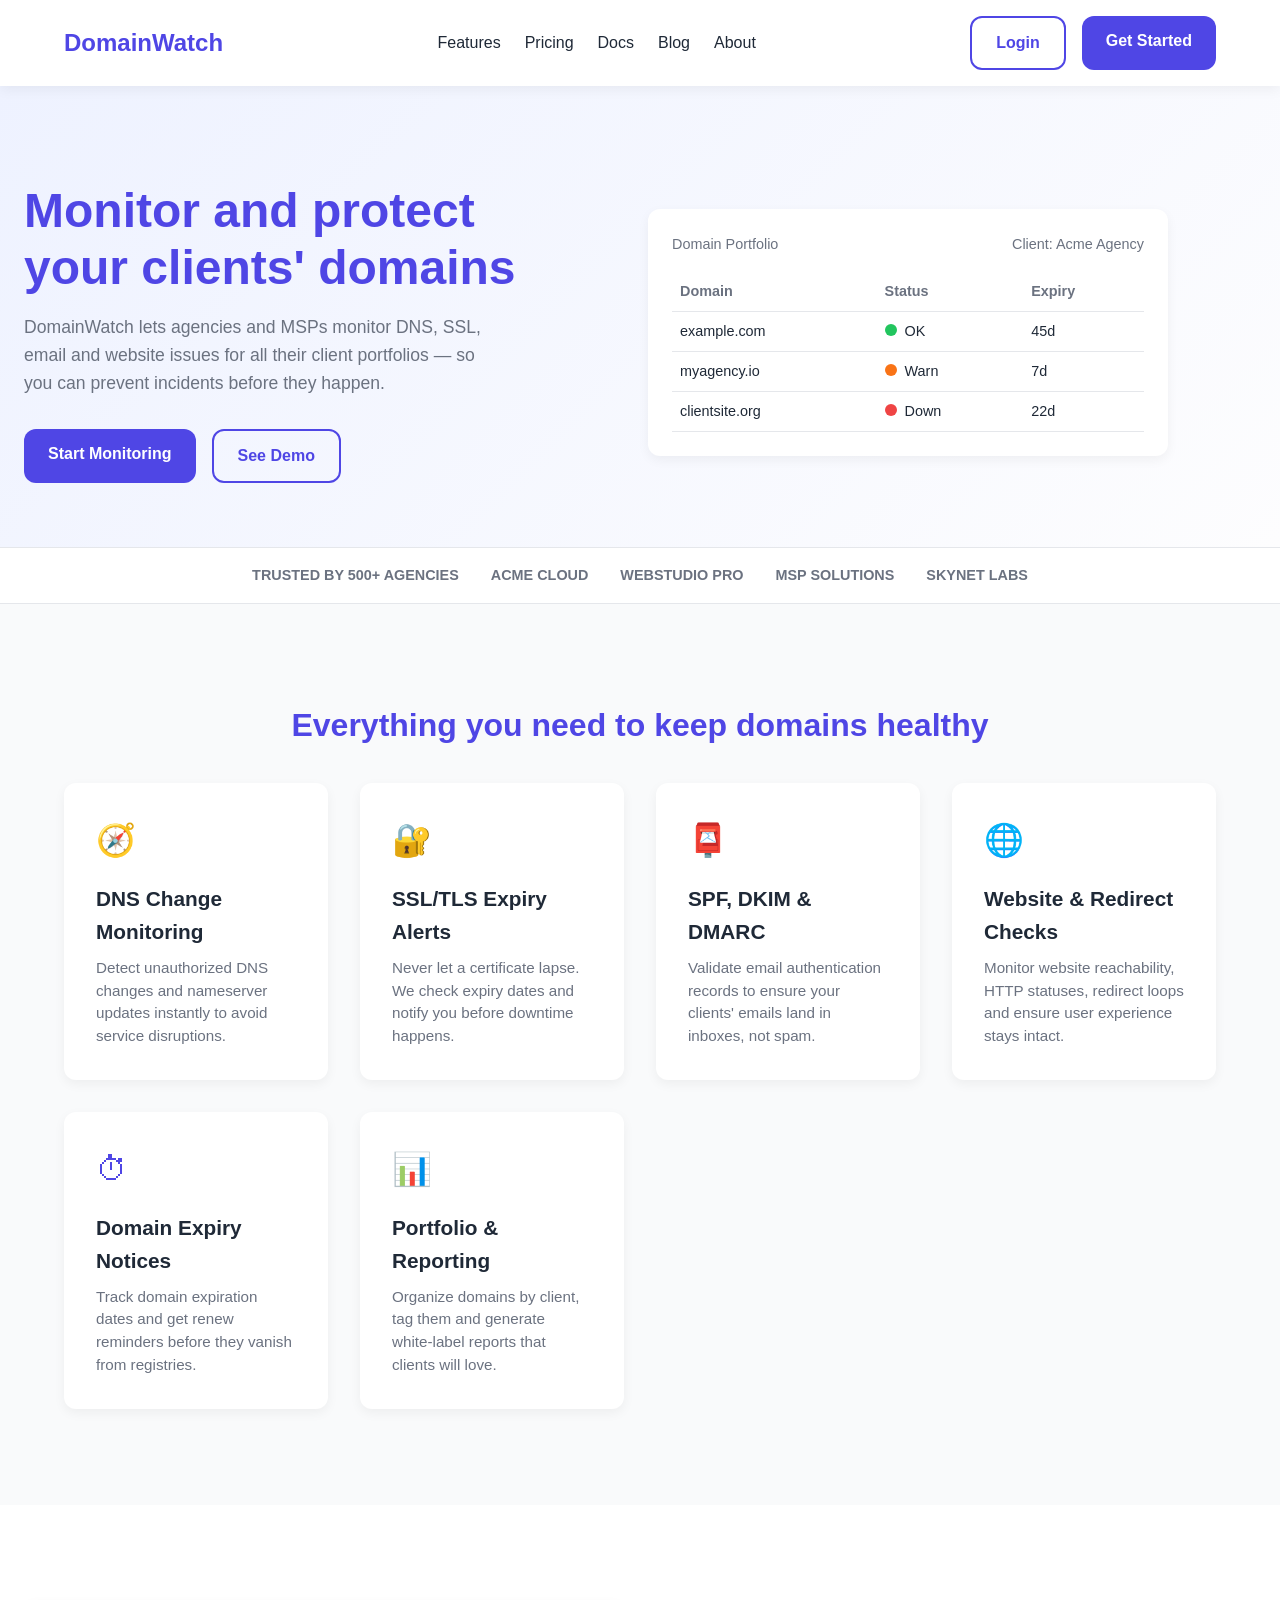
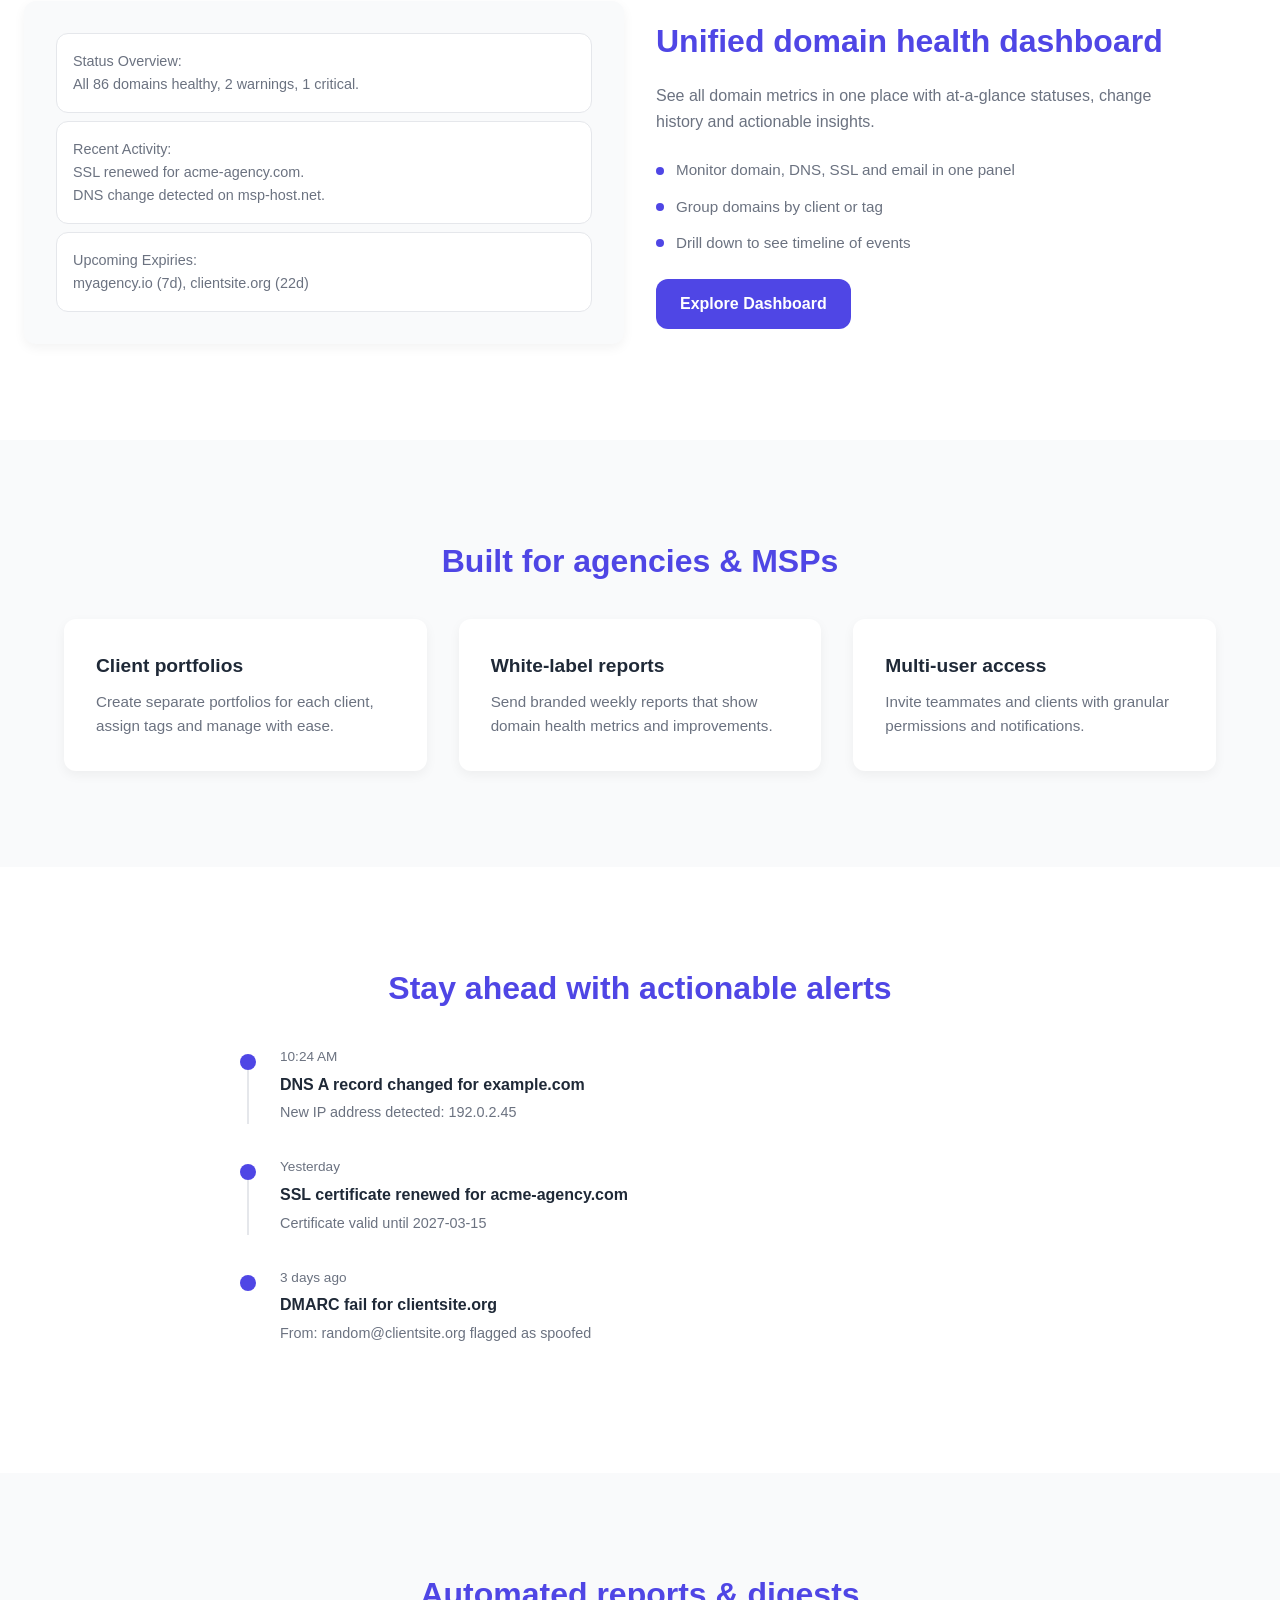
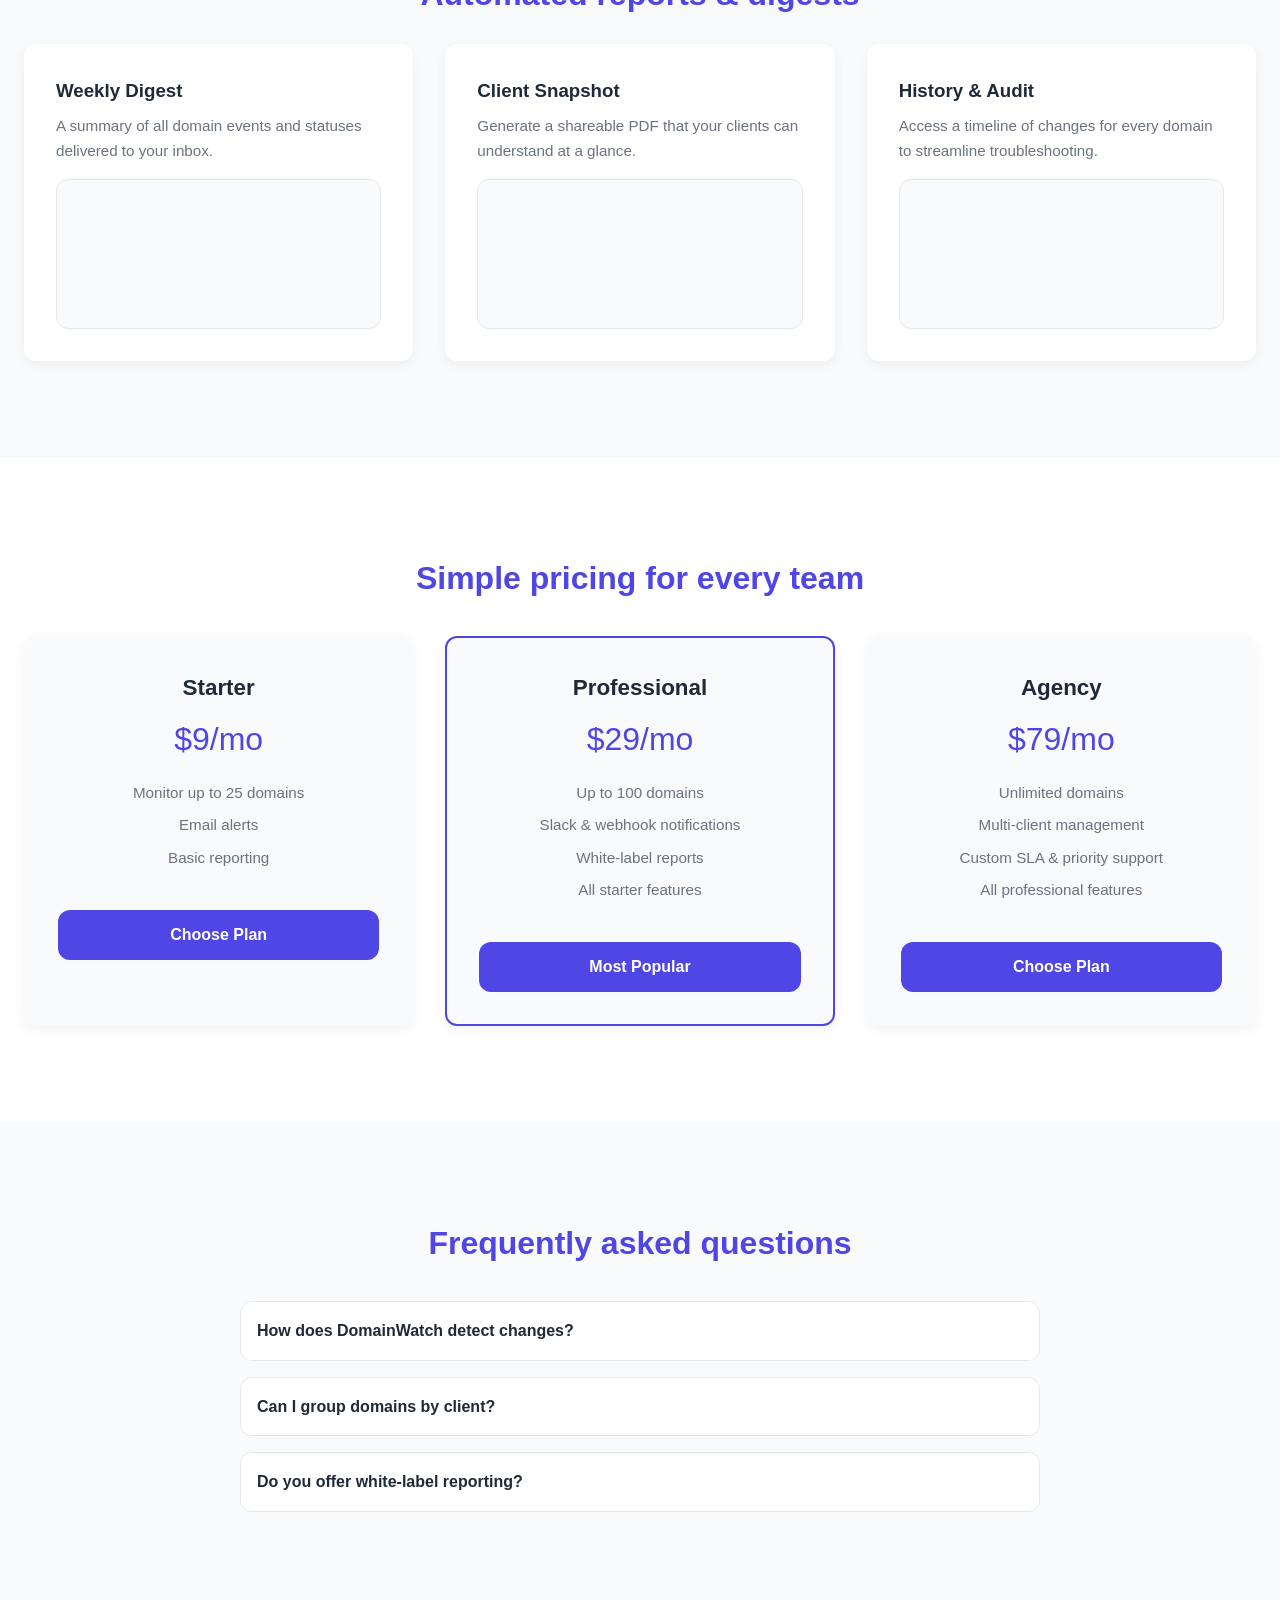
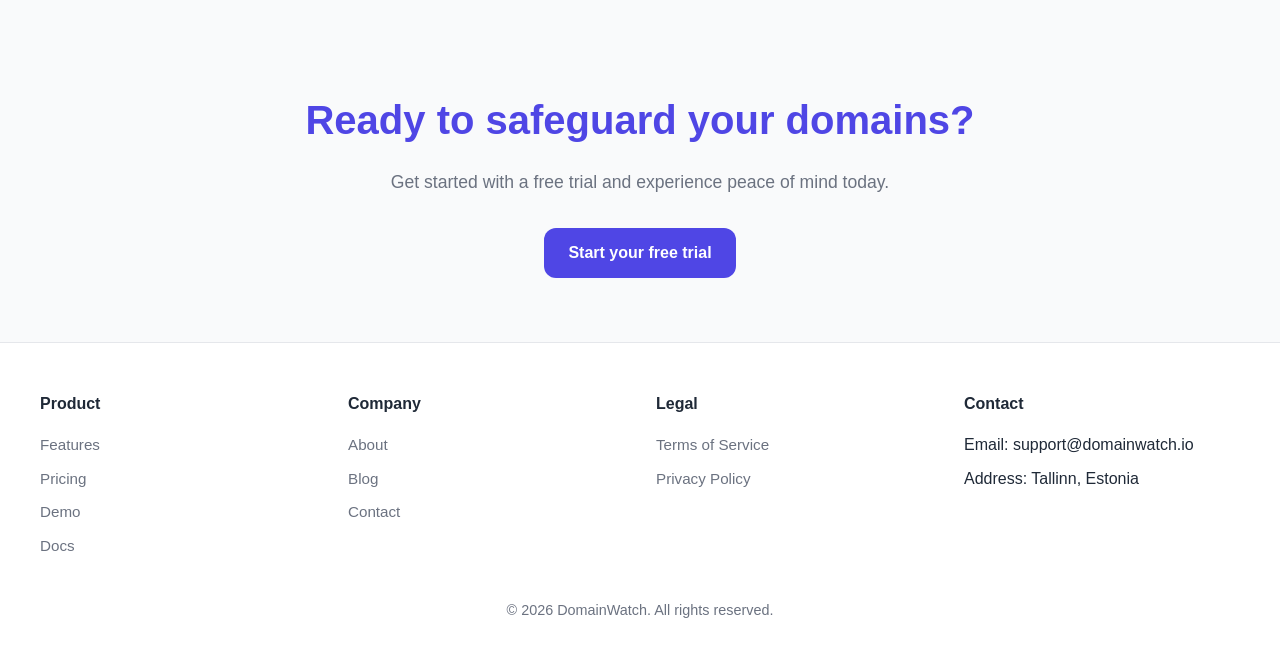
<file: index.html>
<!DOCTYPE html>
<html lang="en">
<head>
  <meta charset="UTF-8">
  <meta name="viewport" content="width=device-width, initial-scale=1, maximum-scale=1, user-scalable=no">
  <title>DomainWatch – Monitor Your Clients' Domains</title>
  <link rel="stylesheet" href="css/style.css">
</head>
<body>
  <!-- Header / Navigation -->
  <header>
    <div class="navbar container">
      <div class="logo"><a href="index.html">DomainWatch</a></div>
      <nav>
        <ul>
          <li><a href="features.html">Features</a></li>
          <li><a href="pricing.html">Pricing</a></li>
          <li><a href="docs.html">Docs</a></li>
          <li><a href="blog.html">Blog</a></li>
          <li><a href="about.html">About</a></li>
        </ul>
      </nav>
      <div class="actions">
        <a href="#" class="btn btn-secondary">Login</a>
        <a href="contact.html" class="btn btn-primary">Get Started</a>
      </div>
      <div class="menu-toggle">&#9776;</div>
    </div>
  </header>

  <!-- Hero Section -->
  <section class="hero">
   <div class="hero-inner">
    <div class="hero-content reveal">
      <h1>Monitor and protect your clients' domains</h1>
      <p>DomainWatch lets agencies and MSPs monitor DNS, SSL, email and website issues for all their client portfolios — so you can prevent incidents before they happen.</p>
      <div class="hero-cta">
        <a href="contact.html" class="btn btn-primary">Start Monitoring</a>
        <a href="dashboard.html" class="btn btn-secondary">See Demo</a>
      </div>
    </div>
    <div class="hero-mockup reveal">
      <div class="mockup-header">
        <span class="title">Domain Portfolio</span>
        <span class="title">Client: Acme Agency</span>
      </div>
      <table class="mockup-table">
        <thead>
          <tr><th>Domain</th><th>Status</th><th>Expiry</th></tr>
        </thead>
        <tbody>
          <tr><td>example.com</td><td><span class="status-badge status-ok"></span>OK</td><td>45d</td></tr>
          <tr><td>myagency.io</td><td><span class="status-badge status-warn"></span>Warn</td><td>7d</td></tr>
          <tr><td>clientsite.org</td><td><span class="status-badge status-error"></span>Down</td><td>22d</td></tr>
        </tbody>
      </table>
    </div>
   </div>
  </section>

  <!-- Trust Strip -->
  <section class="trust-strip">
    <div class="logos container">
      <span>Trusted by 500+ agencies</span>
      <span>Acme Cloud</span>
      <span>WebStudio Pro</span>
      <span>MSP Solutions</span>
      <span>SkyNet Labs</span>
    </div>
  </section>

  <!-- Features Grid -->
  <section class="features">
    <div class="container">
      <h2 class="text-center reveal">Everything you need to keep domains healthy</h2>
      <div class="features-grid">
        <div class="feature-card reveal">
          <div class="icon">🧭</div>
          <h3>DNS Change Monitoring</h3>
          <p>Detect unauthorized DNS changes and nameserver updates instantly to avoid service disruptions.</p>
        </div>
        <div class="feature-card reveal">
          <div class="icon">🔐</div>
          <h3>SSL/TLS Expiry Alerts</h3>
          <p>Never let a certificate lapse. We check expiry dates and notify you before downtime happens.</p>
        </div>
        <div class="feature-card reveal">
          <div class="icon">📮</div>
          <h3>SPF, DKIM &amp; DMARC</h3>
          <p>Validate email authentication records to ensure your clients' emails land in inboxes, not spam.</p>
        </div>
        <div class="feature-card reveal">
          <div class="icon">🌐</div>
          <h3>Website &amp; Redirect Checks</h3>
          <p>Monitor website reachability, HTTP statuses, redirect loops and ensure user experience stays intact.</p>
        </div>
        <div class="feature-card reveal">
          <div class="icon">⏱</div>
          <h3>Domain Expiry Notices</h3>
          <p>Track domain expiration dates and get renew reminders before they vanish from registries.</p>
        </div>
        <div class="feature-card reveal">
          <div class="icon">📊</div>
          <h3>Portfolio &amp; Reporting</h3>
          <p>Organize domains by client, tag them and generate white‑label reports that clients will love.</p>
        </div>
      </div>
    </div>
  </section>

  <!-- Showcase Section -->
  <section class="showcase">
    <div class="showcase-img reveal">
      <div class="large-mockup">
        <div class="large-card">Status Overview: <br>All 86 domains healthy, 2 warnings, 1 critical.</div>
        <div class="large-card">Recent Activity: <br>SSL renewed for acme-agency.com.<br> DNS change detected on msp-host.net.</div>
        <div class="large-card">Upcoming Expiries: <br>myagency.io (7d), clientsite.org (22d)</div>
      </div>
    </div>
    <div class="showcase-content reveal">
      <h2>Unified domain health dashboard</h2>
      <p>See all domain metrics in one place with at‑a‑glance statuses, change history and actionable insights.</p>
      <ul>
        <li>Monitor domain, DNS, SSL and email in one panel</li>
        <li>Group domains by client or tag</li>
        <li>Drill down to see timeline of events</li>
      </ul>
      <a href="dashboard.html" class="btn btn-primary">Explore Dashboard</a>
    </div>
  </section>

  <!-- Agency Section -->
  <section class="agency">
    <h2 class="reveal">Built for agencies &amp; MSPs</h2>
    <div class="container cards">
      <div class="agency-card reveal">
        <h3>Client portfolios</h3>
        <p>Create separate portfolios for each client, assign tags and manage with ease.</p>
      </div>
      <div class="agency-card reveal">
        <h3>White‑label reports</h3>
        <p>Send branded weekly reports that show domain health metrics and improvements.</p>
      </div>
      <div class="agency-card reveal">
        <h3>Multi‑user access</h3>
        <p>Invite teammates and clients with granular permissions and notifications.</p>
      </div>
    </div>
  </section>

  <!-- Timeline / Alerts Section -->
  <section class="timeline">
    <h2 class="reveal">Stay ahead with actionable alerts</h2>
    <div class="timeline-list">
      <div class="timeline-item reveal">
        <div class="timestamp">10:24 AM</div>
        <h3>DNS A record changed for example.com</h3>
        <p>New IP address detected: 192.0.2.45</p>
      </div>
      <div class="timeline-item reveal">
        <div class="timestamp">Yesterday</div>
        <h3>SSL certificate renewed for acme-agency.com</h3>
        <p>Certificate valid until 2027-03-15</p>
      </div>
      <div class="timeline-item reveal">
        <div class="timestamp">3 days ago</div>
        <h3>DMARC fail for clientsite.org</h3>
        <p>From: random@clientsite.org flagged as spoofed</p>
      </div>
    </div>
  </section>

  <!-- Reporting Section -->
  <section class="reporting">
    <h2 class="reveal">Automated reports &amp; digests</h2>
    <div class="report-grid">
      <div class="report-card reveal">
        <h3>Weekly Digest</h3>
        <p>A summary of all domain events and statuses delivered to your inbox.</p>
        <div class="report-visual"></div>
      </div>
      <div class="report-card reveal">
        <h3>Client Snapshot</h3>
        <p>Generate a shareable PDF that your clients can understand at a glance.</p>
        <div class="report-visual"></div>
      </div>
      <div class="report-card reveal">
        <h3>History &amp; Audit</h3>
        <p>Access a timeline of changes for every domain to streamline troubleshooting.</p>
        <div class="report-visual"></div>
      </div>
    </div>
  </section>

  <!-- Pricing Preview Section -->
  <section class="pricing-preview">
    <h2 class="reveal">Simple pricing for every team</h2>
    <div class="pricing-cards">
      <div class="pricing-card reveal">
        <h3>Starter</h3>
        <div class="price">$9<span class="price-period">/mo</span></div>
        <ul>
          <li>Monitor up to 25 domains</li>
          <li>Email alerts</li>
          <li>Basic reporting</li>
        </ul>
        <a href="pricing.html" class="btn btn-primary">Choose Plan</a>
      </div>
      <div class="pricing-card highlight reveal">
        <h3>Professional</h3>
        <div class="price">$29<span class="price-period">/mo</span></div>
        <ul>
          <li>Up to 100 domains</li>
          <li>Slack &amp; webhook notifications</li>
          <li>White‑label reports</li>
          <li>All starter features</li>
        </ul>
        <a href="pricing.html" class="btn btn-primary">Most Popular</a>
      </div>
      <div class="pricing-card reveal">
        <h3>Agency</h3>
        <div class="price">$79<span class="price-period">/mo</span></div>
        <ul>
          <li>Unlimited domains</li>
          <li>Multi‑client management</li>
          <li>Custom SLA &amp; priority support</li>
          <li>All professional features</li>
        </ul>
        <a href="pricing.html" class="btn btn-primary">Choose Plan</a>
      </div>
    </div>
  </section>

  <!-- FAQ Section -->
  <section class="faq-section">
    <h2 class="reveal">Frequently asked questions</h2>
    <div class="faq-container">
      <div class="faq-item">
        <div class="faq-question">How does DomainWatch detect changes?</div>
        <div class="faq-answer">We poll DNS, WHOIS, SSL and HTTP endpoints at frequent intervals using industry‑standard tools and compare the results with your defined baseline. When a change is detected, you'll receive an alert via your preferred channel.</div>
      </div>
      <div class="faq-item">
        <div class="faq-question">Can I group domains by client?</div>
        <div class="faq-answer">Yes. You can create portfolios for each client, tag domains and invite collaborators. Each portfolio has its own reports and notification settings.</div>
      </div>
      <div class="faq-item">
        <div class="faq-question">Do you offer white‑label reporting?</div>
        <div class="faq-answer">Our Professional and Agency plans include fully customizable, white‑label PDF reports that you can share with your clients. Upload your logo and choose which metrics to include.</div>
      </div>
    </div>
  </section>

  <!-- Final CTA -->
  <section class="final-cta" style="background: var(--cta-bg);">
    <h2>Ready to safeguard your domains?</h2>
    <p>Get started with a free trial and experience peace of mind today.</p>
    <a href="contact.html" class="btn btn-primary">Start your free trial</a>
  </section>

  <!-- Footer -->
  <footer>
    <div class="footer-grid">
      <div class="footer-col">
        <h4>Product</h4>
        <ul>
          <li><a href="features.html">Features</a></li>
          <li><a href="pricing.html">Pricing</a></li>
          <li><a href="dashboard.html">Demo</a></li>
          <li><a href="docs.html">Docs</a></li>
        </ul>
      </div>
      <div class="footer-col">
        <h4>Company</h4>
        <ul>
          <li><a href="about.html">About</a></li>
          <li><a href="blog.html">Blog</a></li>
          <li><a href="contact.html">Contact</a></li>
        </ul>
      </div>
      <div class="footer-col">
        <h4>Legal</h4>
        <ul>
          <li><a href="#">Terms of Service</a></li>
          <li><a href="#">Privacy Policy</a></li>
        </ul>
      </div>
      <div class="footer-col">
        <h4>Contact</h4>
        <ul>
          <li>Email: support@domainwatch.io</li>
          <li>Address: Tallinn, Estonia</li>
        </ul>
      </div>
    </div>
    <div class="footer-bottom">&copy; 2026 DomainWatch. All rights reserved.</div>
  </footer>

  <script src="js/main.js"></script>
</body>
</html>
</file>
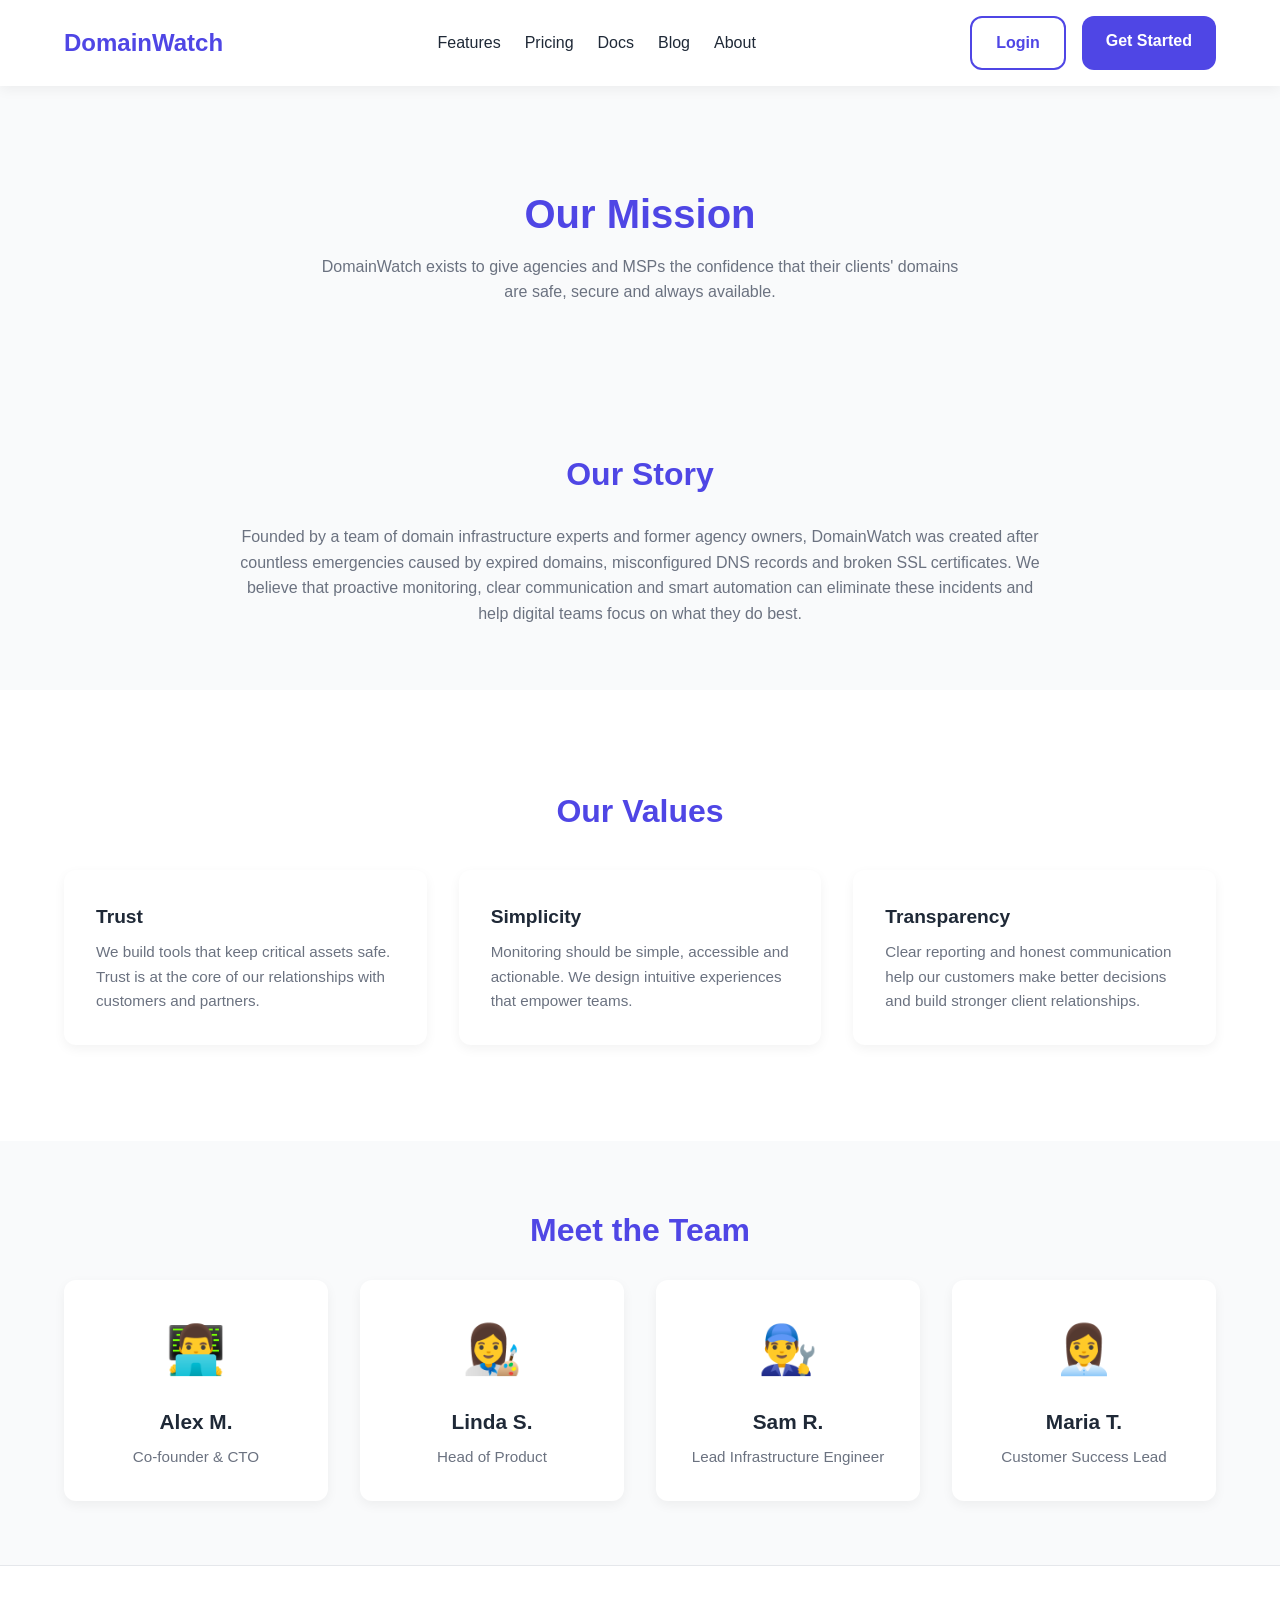
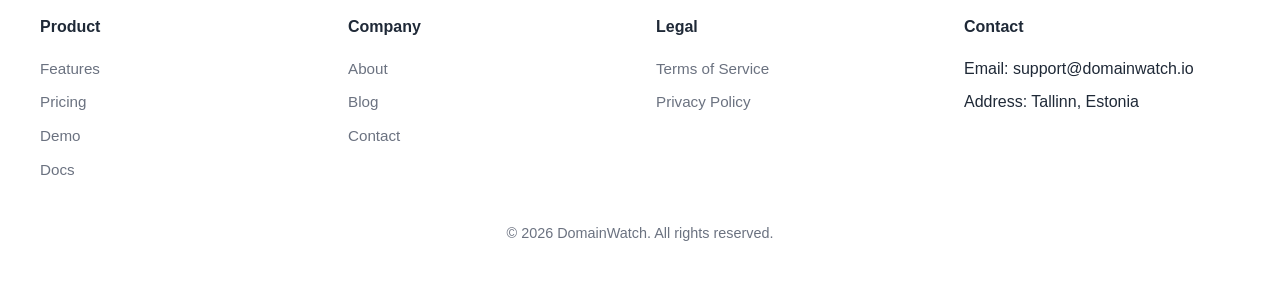
<file: about.html>
<!DOCTYPE html>
<html lang="en">
<head>
  <meta charset="UTF-8">
  <meta name="viewport" content="width=device-width, initial-scale=1, maximum-scale=1, user-scalable=no">
  <title>About – DomainWatch</title>
  <link rel="stylesheet" href="css/style.css">
</head>
<body>
  <header>
    <div class="navbar container">
      <div class="logo"><a href="index.html">DomainWatch</a></div>
      <nav>
        <ul>
          <li><a href="features.html">Features</a></li>
          <li><a href="pricing.html">Pricing</a></li>
          <li><a href="docs.html">Docs</a></li>
          <li><a href="blog.html">Blog</a></li>
          <li><a href="about.html">About</a></li>
        </ul>
      </nav>
      <div class="actions">
        <a href="#" class="btn btn-secondary">Login</a>
        <a href="contact.html" class="btn btn-primary">Get Started</a>
      </div>
      <div class="menu-toggle">&#9776;</div>
    </div>
  </header>

  <!-- About Hero -->
  <section class="hero" style="background: var(--hero-bg); ..."; padding: 4rem 1.5rem;">
    <div class="container text-center">
      <h1 class="reveal" style="font-size:2.5rem; color: var(--primary-color);">Our Mission</h1>
      <p class="reveal" style="color: var(--muted-color); max-width: 650px; margin: 0.5rem auto 1rem;">DomainWatch exists to give agencies and MSPs the confidence that their clients' domains are safe, secure and always available.</p>
    </div>
  </section>

  <!-- Story Section -->
  <section class="features" style="padding: 4rem 1.5rem;">
    <div class="container">
      <h2 class="text-center reveal" style="color: var(--primary-color); margin-bottom:1.5rem;">Our Story</h2>
      <p class="reveal" style="max-width:800px; margin:0 auto; color: var(--muted-color); text-align:center;">Founded by a team of domain infrastructure experts and former agency owners, DomainWatch was created after countless emergencies caused by expired domains, misconfigured DNS records and broken SSL certificates. We believe that proactive monitoring, clear communication and smart automation can eliminate these incidents and help digital teams focus on what they do best.</p>
    </div>
  </section>

  <!-- Values Section -->
  <section class="agency" style="background-color:var(--surface-color);">
    <h2 class="reveal">Our Values</h2>
    <div class="container cards">
      <div class="agency-card reveal">
        <h3>Trust</h3>
        <p>We build tools that keep critical assets safe. Trust is at the core of our relationships with customers and partners.</p>
      </div>
      <div class="agency-card reveal">
        <h3>Simplicity</h3>
        <p>Monitoring should be simple, accessible and actionable. We design intuitive experiences that empower teams.</p>
      </div>
      <div class="agency-card reveal">
        <h3>Transparency</h3>
        <p>Clear reporting and honest communication help our customers make better decisions and build stronger client relationships.</p>
      </div>
    </div>
  </section>

  <!-- Team Section -->
  <section class="features" style="padding: 4rem 1.5rem;">
    <div class="container">
      <h2 class="text-center reveal" style="color: var(--primary-color); margin-bottom:1.5rem;">Meet the Team</h2>
      <div class="features-grid">
        <div class="feature-card reveal" style="text-align:center;">
          <div class="icon" style="font-size:3rem;">👨‍💻</div>
          <h3>Alex M.</h3>
          <p>Co‑founder &amp; CTO</p>
        </div>
        <div class="feature-card reveal" style="text-align:center;">
          <div class="icon" style="font-size:3rem;">👩‍🎨</div>
          <h3>Linda S.</h3>
          <p>Head of Product</p>
        </div>
        <div class="feature-card reveal" style="text-align:center;">
          <div class="icon" style="font-size:3rem;">👨‍🔧</div>
          <h3>Sam R.</h3>
          <p>Lead Infrastructure Engineer</p>
        </div>
        <div class="feature-card reveal" style="text-align:center;">
          <div class="icon" style="font-size:3rem;">👩‍💼</div>
          <h3>Maria T.</h3>
          <p>Customer Success Lead</p>
        </div>
      </div>
    </div>
  </section>

  <!-- Footer -->
  <footer>
    <div class="footer-grid">
      <div class="footer-col">
        <h4>Product</h4>
        <ul>
          <li><a href="features.html">Features</a></li>
          <li><a href="pricing.html">Pricing</a></li>
          <li><a href="dashboard.html">Demo</a></li>
          <li><a href="docs.html">Docs</a></li>
        </ul>
      </div>
      <div class="footer-col">
        <h4>Company</h4>
        <ul>
          <li><a href="about.html">About</a></li>
          <li><a href="blog.html">Blog</a></li>
          <li><a href="contact.html">Contact</a></li>
        </ul>
      </div>
      <div class="footer-col">
        <h4>Legal</h4>
        <ul>
          <li><a href="#">Terms of Service</a></li>
          <li><a href="#">Privacy Policy</a></li>
        </ul>
      </div>
      <div class="footer-col">
        <h4>Contact</h4>
        <ul>
          <li>Email: support@domainwatch.io</li>
          <li>Address: Tallinn, Estonia</li>
        </ul>
      </div>
    </div>
    <div class="footer-bottom">&copy; 2026 DomainWatch. All rights reserved.</div>
  </footer>

  <script src="js/main.js"></script>
</body>
</html>
</file>
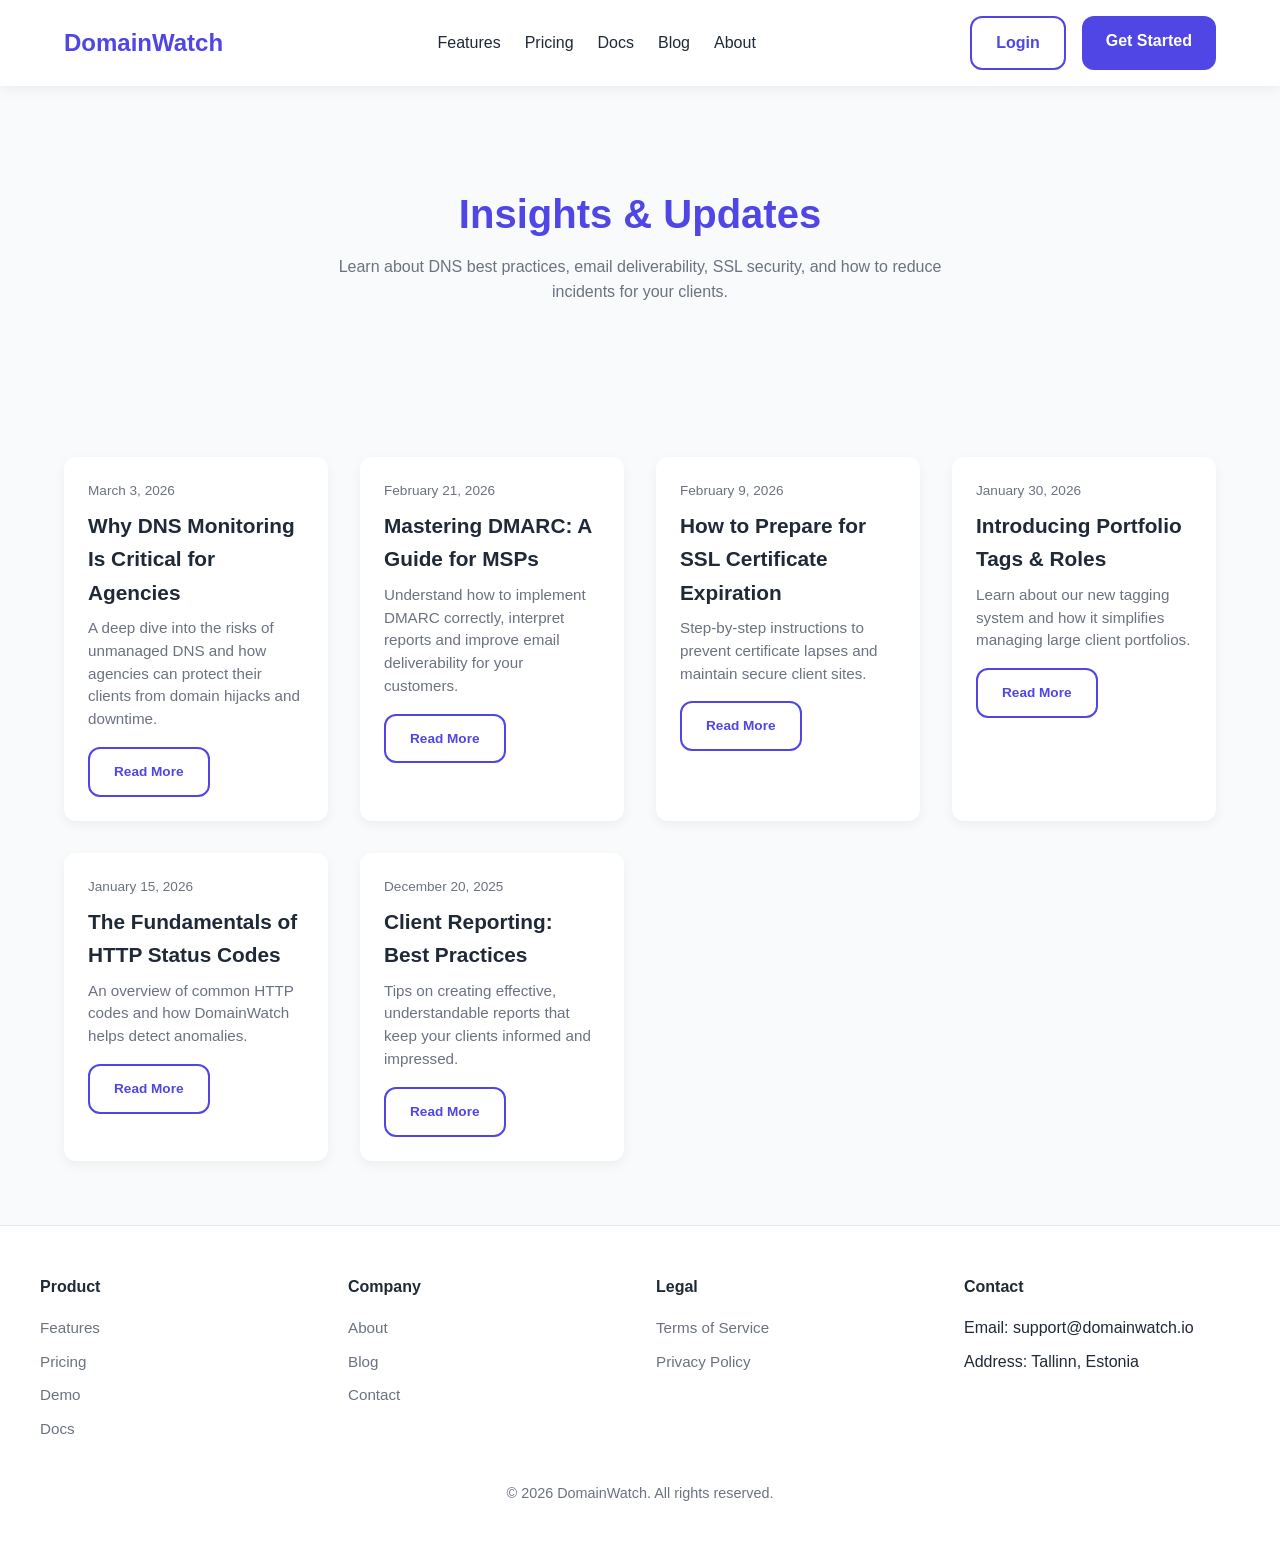
<file: blog.html>
<!DOCTYPE html>
<html lang="en">
<head>
  <meta charset="UTF-8">
  <meta name="viewport" content="width=device-width, initial-scale=1, maximum-scale=1, user-scalable=no">
  <title>Blog – DomainWatch</title>
  <link rel="stylesheet" href="css/style.css">
</head>
<body>
  <header>
    <div class="navbar container">
      <div class="logo"><a href="index.html">DomainWatch</a></div>
      <nav>
        <ul>
          <li><a href="features.html">Features</a></li>
          <li><a href="pricing.html">Pricing</a></li>
          <li><a href="docs.html">Docs</a></li>
          <li><a href="blog.html">Blog</a></li>
          <li><a href="about.html">About</a></li>
        </ul>
      </nav>
      <div class="actions">
        <a href="#" class="btn btn-secondary">Login</a>
        <a href="contact.html" class="btn btn-primary">Get Started</a>
      </div>
      <div class="menu-toggle">&#9776;</div>
    </div>
  </header>

  <!-- Blog Hero -->
  <section class="hero" style="background: var(--hero-bg);"; padding: 4rem 1.5rem;">
    <div class="container text-center">
      <h1 class="reveal" style="font-size: 2.5rem; color: var(--primary-color);">Insights &amp; Updates</h1>
      <p class="reveal" style="color: var(--muted-color); max-width: 650px; margin: 0.5rem auto 1.5rem;">Learn about DNS best practices, email deliverability, SSL security, and how to reduce incidents for your clients.</p>
    </div>
  </section>

  <!-- Blog Listing -->
  <section class="features" style="padding: 4rem 1.5rem;">
    <div class="container">
      <div class="features-grid">
        <div class="feature-card reveal" style="padding:1.5rem;">
          <p style="font-size:0.85rem; color: var(--muted-color); margin-bottom:0.5rem;">March 3, 2026</p>
          <h3 style="margin-bottom:0.5rem;">Why DNS Monitoring Is Critical for Agencies</h3>
          <p style="font-size:0.95rem; color: var(--muted-color);">A deep dive into the risks of unmanaged DNS and how agencies can protect their clients from domain hijacks and downtime.</p>
          <a href="#" class="btn btn-secondary" style="margin-top:1rem; font-size:0.85rem;">Read More</a>
        </div>
        <div class="feature-card reveal" style="padding:1.5rem;">
          <p style="font-size:0.85rem; color: var(--muted-color); margin-bottom:0.5rem;">February 21, 2026</p>
          <h3 style="margin-bottom:0.5rem;">Mastering DMARC: A Guide for MSPs</h3>
          <p style="font-size:0.95rem; color: var(--muted-color);">Understand how to implement DMARC correctly, interpret reports and improve email deliverability for your customers.</p>
          <a href="#" class="btn btn-secondary" style="margin-top:1rem; font-size:0.85rem;">Read More</a>
        </div>
        <div class="feature-card reveal" style="padding:1.5rem;">
          <p style="font-size:0.85rem; color: var(--muted-color); margin-bottom:0.5rem;">February 9, 2026</p>
          <h3 style="margin-bottom:0.5rem;">How to Prepare for SSL Certificate Expiration</h3>
          <p style="font-size:0.95rem; color: var(--muted-color);">Step-by-step instructions to prevent certificate lapses and maintain secure client sites.</p>
          <a href="#" class="btn btn-secondary" style="margin-top:1rem; font-size:0.85rem;">Read More</a>
        </div>
        <div class="feature-card reveal" style="padding:1.5rem;">
          <p style="font-size:0.85rem; color: var(--muted-color); margin-bottom:0.5rem;">January 30, 2026</p>
          <h3 style="margin-bottom:0.5rem;">Introducing Portfolio Tags &amp; Roles</h3>
          <p style="font-size:0.95rem; color: var(--muted-color);">Learn about our new tagging system and how it simplifies managing large client portfolios.</p>
          <a href="#" class="btn btn-secondary" style="margin-top:1rem; font-size:0.85rem;">Read More</a>
        </div>
        <div class="feature-card reveal" style="padding:1.5rem;">
          <p style="font-size:0.85rem; color: var(--muted-color); margin-bottom:0.5rem;">January 15, 2026</p>
          <h3 style="margin-bottom:0.5rem;">The Fundamentals of HTTP Status Codes</h3>
          <p style="font-size:0.95rem; color: var(--muted-color);">An overview of common HTTP codes and how DomainWatch helps detect anomalies.</p>
          <a href="#" class="btn btn-secondary" style="margin-top:1rem; font-size:0.85rem;">Read More</a>
        </div>
        <div class="feature-card reveal" style="padding:1.5rem;">
          <p style="font-size:0.85rem; color: var(--muted-color); margin-bottom:0.5rem;">December 20, 2025</p>
          <h3 style="margin-bottom:0.5rem;">Client Reporting: Best Practices</h3>
          <p style="font-size:0.95rem; color: var(--muted-color);">Tips on creating effective, understandable reports that keep your clients informed and impressed.</p>
          <a href="#" class="btn btn-secondary" style="margin-top:1rem; font-size:0.85rem;">Read More</a>
        </div>
      </div>
    </div>
  </section>

  <!-- Footer -->
  <footer>
    <div class="footer-grid">
      <div class="footer-col">
        <h4>Product</h4>
        <ul>
          <li><a href="features.html">Features</a></li>
          <li><a href="pricing.html">Pricing</a></li>
          <li><a href="dashboard.html">Demo</a></li>
          <li><a href="docs.html">Docs</a></li>
        </ul>
      </div>
      <div class="footer-col">
        <h4>Company</h4>
        <ul>
          <li><a href="about.html">About</a></li>
          <li><a href="blog.html">Blog</a></li>
          <li><a href="contact.html">Contact</a></li>
        </ul>
      </div>
      <div class="footer-col">
        <h4>Legal</h4>
        <ul>
          <li><a href="#">Terms of Service</a></li>
          <li><a href="#">Privacy Policy</a></li>
        </ul>
      </div>
      <div class="footer-col">
        <h4>Contact</h4>
        <ul>
          <li>Email: support@domainwatch.io</li>
          <li>Address: Tallinn, Estonia</li>
        </ul>
      </div>
    </div>
    <div class="footer-bottom">&copy; 2026 DomainWatch. All rights reserved.</div>
  </footer>

  <script src="js/main.js"></script>
</body>
</html>
</file>
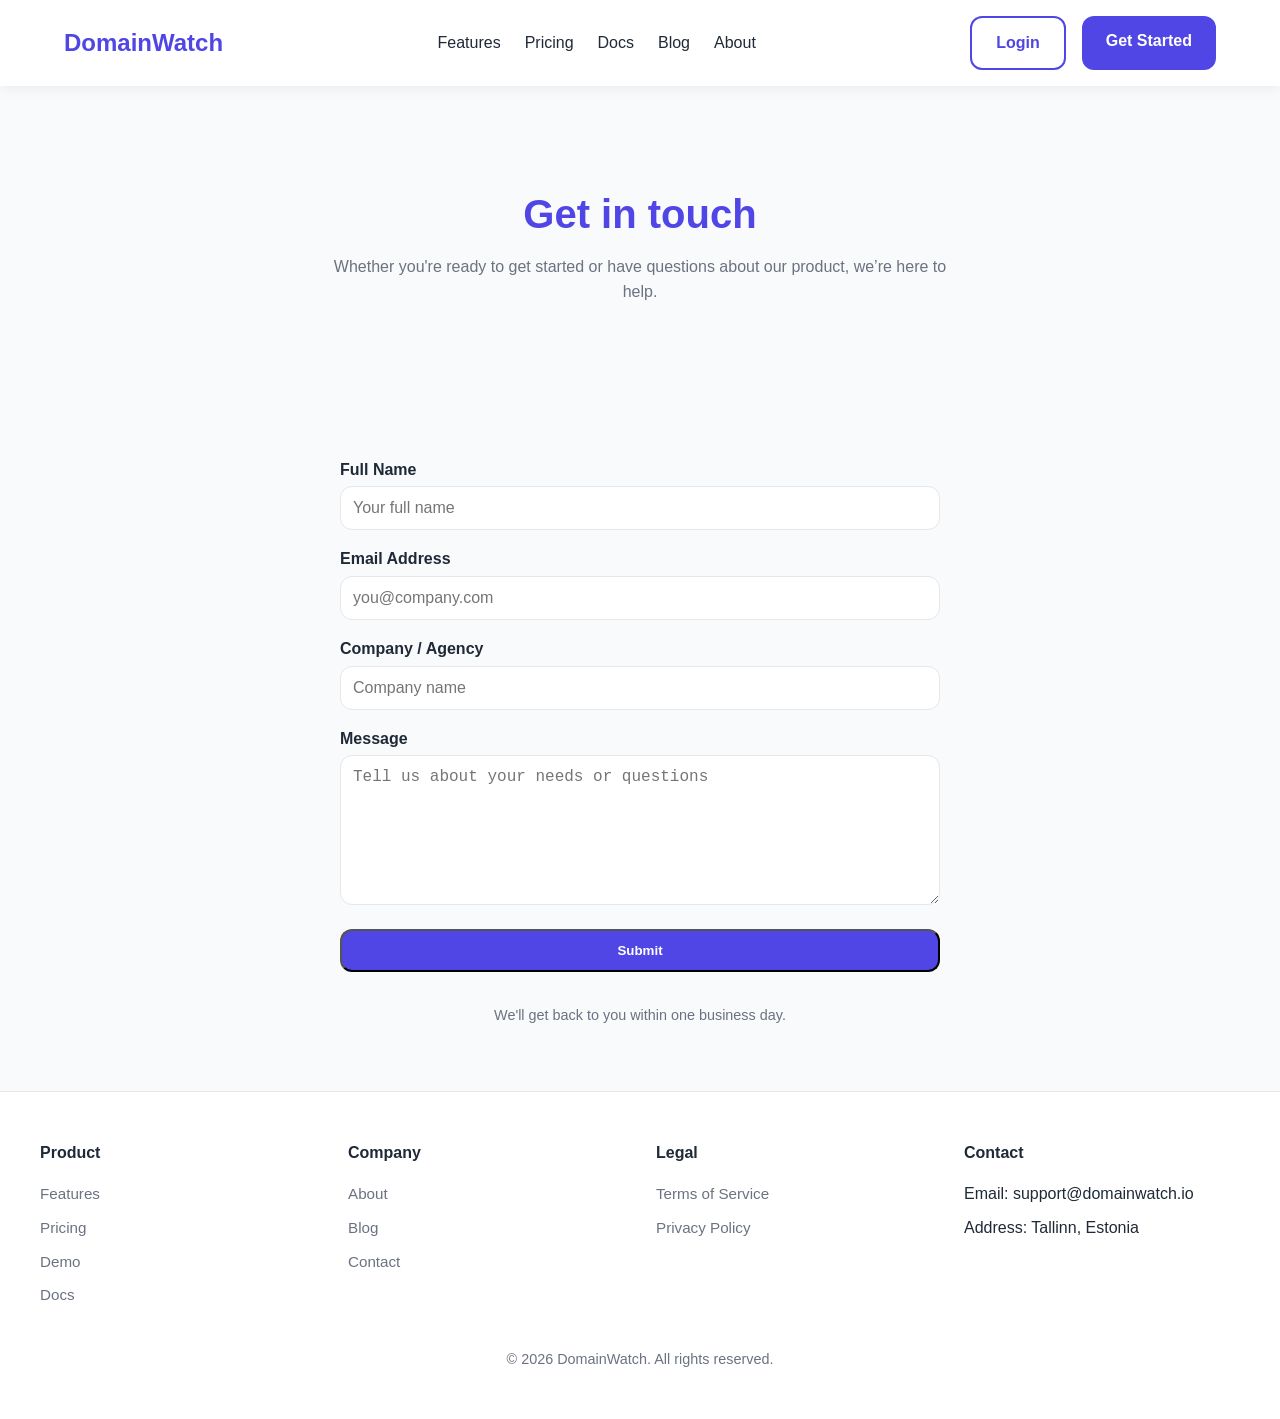
<file: contact.html>
<!DOCTYPE html>
<html lang="en">
<head>
  <meta charset="UTF-8">
  <meta name="viewport" content="width=device-width, initial-scale=1, maximum-scale=1, user-scalable=no">
  <title>Contact – DomainWatch</title>
  <link rel="stylesheet" href="css/style.css">
</head>
<body>
  <header>
    <div class="navbar container">
      <div class="logo"><a href="index.html">DomainWatch</a></div>
      <nav>
        <ul>
          <li><a href="features.html">Features</a></li>
          <li><a href="pricing.html">Pricing</a></li>
          <li><a href="docs.html">Docs</a></li>
          <li><a href="blog.html">Blog</a></li>
          <li><a href="about.html">About</a></li>
        </ul>
      </nav>
      <div class="actions">
        <a href="#" class="btn btn-secondary">Login</a>
        <a href="contact.html" class="btn btn-primary">Get Started</a>
      </div>
      <div class="menu-toggle">&#9776;</div>
    </div>
  </header>

  <!-- Contact Hero -->
  <section class="hero" style="background: var(--hero-bg);"; padding: 4rem 1.5rem;">
    <div class="container text-center">
      <h1 class="reveal" style="font-size:2.5rem; color: var(--primary-color);">Get in touch</h1>
      <p class="reveal" style="color: var(--muted-color); max-width:650px; margin: 0.5rem auto 1.5rem;">Whether you're ready to get started or have questions about our product, we’re here to help.</p>
    </div>
  </section>

  <!-- Contact Form -->
  <section class="features" style="padding: 4rem 1.5rem;">
    <div class="container">
      <div class="contact-form">
        <form action="#" method="post">
          <div class="form-group">
            <label for="name">Full Name</label>
            <input type="text" id="name" name="name" placeholder="Your full name">
          </div>
          <div class="form-group">
            <label for="email">Email Address</label>
            <input type="email" id="email" name="email" placeholder="you@company.com">
          </div>
          <div class="form-group">
            <label for="company">Company / Agency</label>
            <input type="text" id="company" name="company" placeholder="Company name">
          </div>
          <div class="form-group">
            <label for="message">Message</label>
            <textarea id="message" name="message" placeholder="Tell us about your needs or questions"></textarea>
          </div>
          <div class="form-group">
            <button type="submit" class="btn btn-primary" style="width:100%;">Submit</button>
          </div>
        </form>
      </div>
      <div style="text-align:center; margin-top:2rem; color: var(--muted-color); font-size:0.9rem;">We'll get back to you within one business day.</div>
    </div>
  </section>

  <!-- Footer -->
  <footer>
    <div class="footer-grid">
      <div class="footer-col">
        <h4>Product</h4>
        <ul>
          <li><a href="features.html">Features</a></li>
          <li><a href="pricing.html">Pricing</a></li>
          <li><a href="dashboard.html">Demo</a></li>
          <li><a href="docs.html">Docs</a></li>
        </ul>
      </div>
      <div class="footer-col">
        <h4>Company</h4>
        <ul>
          <li><a href="about.html">About</a></li>
          <li><a href="blog.html">Blog</a></li>
          <li><a href="contact.html">Contact</a></li>
        </ul>
      </div>
      <div class="footer-col">
        <h4>Legal</h4>
        <ul>
          <li><a href="#">Terms of Service</a></li>
          <li><a href="#">Privacy Policy</a></li>
        </ul>
      </div>
      <div class="footer-col">
        <h4>Contact</h4>
        <ul>
          <li>Email: support@domainwatch.io</li>
          <li>Address: Tallinn, Estonia</li>
        </ul>
      </div>
    </div>
    <div class="footer-bottom">&copy; 2026 DomainWatch. All rights reserved.</div>
  </footer>

  <script src="js/main.js"></script>
</body>
</html>
</file>
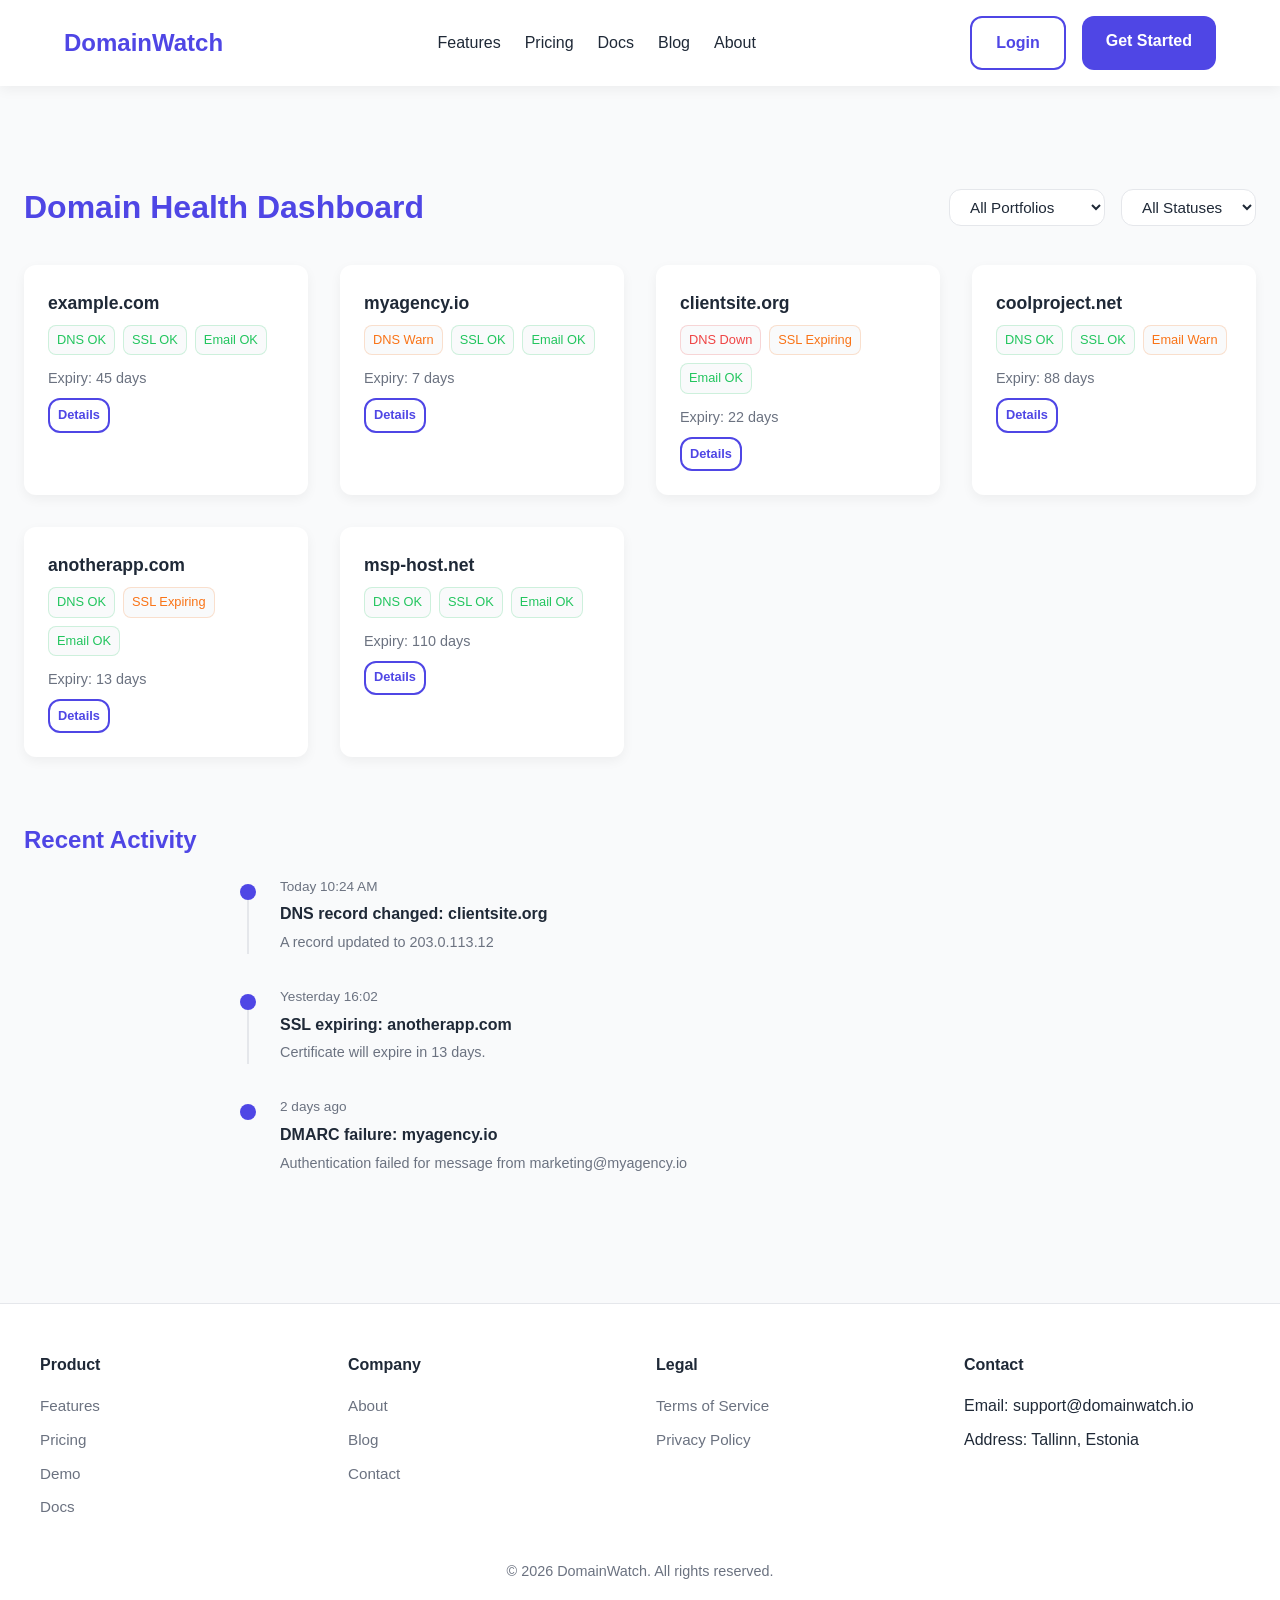
<file: dashboard.html>
<!DOCTYPE html>
<html lang="en">
<head>
  <meta charset="UTF-8">
  <meta name="viewport" content="width=device-width, initial-scale=1, maximum-scale=1, user-scalable=no">
  <title>Dashboard Demo – DomainWatch</title>
  <link rel="stylesheet" href="css/style.css">
</head>
<body>
  <header>
    <div class="navbar container">
      <div class="logo"><a href="index.html">DomainWatch</a></div>
      <nav>
        <ul>
          <li><a href="features.html">Features</a></li>
          <li><a href="pricing.html">Pricing</a></li>
          <li><a href="docs.html">Docs</a></li>
          <li><a href="blog.html">Blog</a></li>
          <li><a href="about.html">About</a></li>
        </ul>
      </nav>
      <div class="actions">
        <a href="#" class="btn btn-secondary">Login</a>
        <a href="contact.html" class="btn btn-primary">Get Started</a>
      </div>
      <div class="menu-toggle">&#9776;</div>
    </div>
  </header>

  <!-- Dashboard Section -->
  <section class="dashboard">
    <div class="dashboard-top">
      <h2 style="color: var(--primary-color); font-size: 2rem;">Domain Health Dashboard</h2>
      <div class="dashboard-filter">
        <select name="portfolio">
          <option value="all">All Portfolios</option>
          <option value="acme">Acme Agency</option>
          <option value="msp">MSP Solutions</option>
          <option value="webstudio">WebStudio Pro</option>
        </select>
        <select name="status">
          <option value="all">All Statuses</option>
          <option value="ok">Healthy</option>
          <option value="warn">Warnings</option>
          <option value="critical">Critical</option>
        </select>
      </div>
    </div>
    <div class="dashboard-grid">
      <div class="domain-card reveal">
        <h4>example.com</h4>
        <div class="health">
          <span class="ok">DNS OK</span>
          <span class="ok">SSL OK</span>
          <span class="ok">Email OK</span>
        </div>
        <p>Expiry: 45 days</p>
        <div class="actions">
          <a href="#" class="btn btn-secondary" style="font-size:0.8rem; padding:0.3rem 0.5rem;">Details</a>
        </div>
      </div>
      <div class="domain-card reveal">
        <h4>myagency.io</h4>
        <div class="health">
          <span class="warn">DNS Warn</span>
          <span class="ok">SSL OK</span>
          <span class="ok">Email OK</span>
        </div>
        <p>Expiry: 7 days</p>
        <div class="actions">
          <a href="#" class="btn btn-secondary" style="font-size:0.8rem; padding:0.3rem 0.5rem;">Details</a>
        </div>
      </div>
      <div class="domain-card reveal">
        <h4>clientsite.org</h4>
        <div class="health">
          <span class="error">DNS Down</span>
          <span class="warn">SSL Expiring</span>
          <span class="ok">Email OK</span>
        </div>
        <p>Expiry: 22 days</p>
        <div class="actions">
          <a href="#" class="btn btn-secondary" style="font-size:0.8rem; padding:0.3rem 0.5rem;">Details</a>
        </div>
      </div>
      <div class="domain-card reveal">
        <h4>coolproject.net</h4>
        <div class="health">
          <span class="ok">DNS OK</span>
          <span class="ok">SSL OK</span>
          <span class="warn">Email Warn</span>
        </div>
        <p>Expiry: 88 days</p>
        <div class="actions">
          <a href="#" class="btn btn-secondary" style="font-size:0.8rem; padding:0.3rem 0.5rem;">Details</a>
        </div>
      </div>
      <div class="domain-card reveal">
        <h4>anotherapp.com</h4>
        <div class="health">
          <span class="ok">DNS OK</span>
          <span class="warn">SSL Expiring</span>
          <span class="ok">Email OK</span>
        </div>
        <p>Expiry: 13 days</p>
        <div class="actions">
          <a href="#" class="btn btn-secondary" style="font-size:0.8rem; padding:0.3rem 0.5rem;">Details</a>
        </div>
      </div>
      <div class="domain-card reveal">
        <h4>msp-host.net</h4>
        <div class="health">
          <span class="ok">DNS OK</span>
          <span class="ok">SSL OK</span>
          <span class="ok">Email OK</span>
        </div>
        <p>Expiry: 110 days</p>
        <div class="actions">
          <a href="#" class="btn btn-secondary" style="font-size:0.8rem; padding:0.3rem 0.5rem;">Details</a>
        </div>
      </div>
    </div>

    <!-- Dashboard Timeline / Recent Events -->
    <div style="margin-top:4rem;">
      <h3 style="font-size:1.5rem; color: var(--primary-color); margin-bottom:1rem;">Recent Activity</h3>
      <div class="timeline-list">
        <div class="timeline-item reveal">
          <div class="timestamp">Today 10:24 AM</div>
          <h3>DNS record changed: clientsite.org</h3>
          <p>A record updated to 203.0.113.12</p>
        </div>
        <div class="timeline-item reveal">
          <div class="timestamp">Yesterday 16:02</div>
          <h3>SSL expiring: anotherapp.com</h3>
          <p>Certificate will expire in 13 days.</p>
        </div>
        <div class="timeline-item reveal">
          <div class="timestamp">2 days ago</div>
          <h3>DMARC failure: myagency.io</h3>
          <p>Authentication failed for message from marketing@myagency.io</p>
        </div>
      </div>
    </div>
  </section>

  <!-- Footer -->
  <footer>
    <div class="footer-grid">
      <div class="footer-col">
        <h4>Product</h4>
        <ul>
          <li><a href="features.html">Features</a></li>
          <li><a href="pricing.html">Pricing</a></li>
          <li><a href="dashboard.html">Demo</a></li>
          <li><a href="docs.html">Docs</a></li>
        </ul>
      </div>
      <div class="footer-col">
        <h4>Company</h4>
        <ul>
          <li><a href="about.html">About</a></li>
          <li><a href="blog.html">Blog</a></li>
          <li><a href="contact.html">Contact</a></li>
        </ul>
      </div>
      <div class="footer-col">
        <h4>Legal</h4>
        <ul>
          <li><a href="#">Terms of Service</a></li>
          <li><a href="#">Privacy Policy</a></li>
        </ul>
      </div>
      <div class="footer-col">
        <h4>Contact</h4>
        <ul>
          <li>Email: support@domainwatch.io</li>
          <li>Address: Tallinn, Estonia</li>
        </ul>
      </div>
    </div>
    <div class="footer-bottom">&copy; 2026 DomainWatch. All rights reserved.</div>
  </footer>

  <script src="js/main.js"></script>
</body>
</html>
</file>
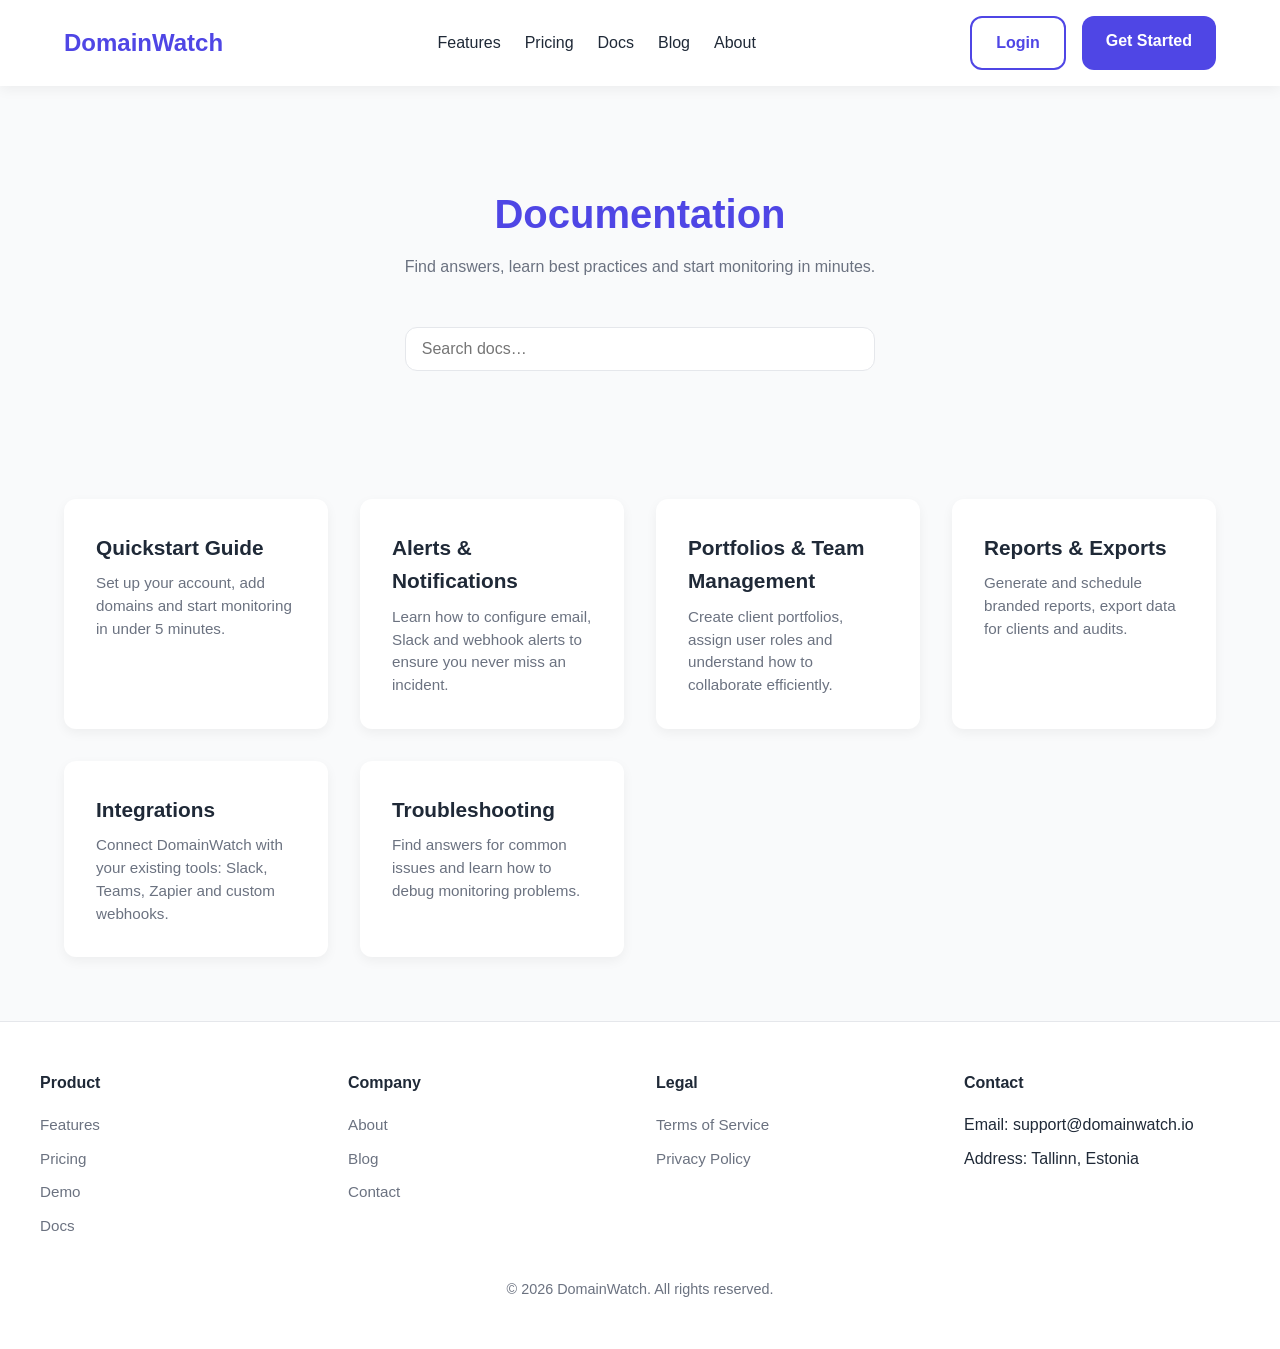
<file: docs.html>
<!DOCTYPE html>
<html lang="en">
<head>
  <meta charset="UTF-8">
  <meta name="viewport" content="width=device-width, initial-scale=1, maximum-scale=1, user-scalable=no">
  <title>Docs – DomainWatch</title>
  <link rel="stylesheet" href="css/style.css">
</head>
<body>
  <header>
    <div class="navbar container">
      <div class="logo"><a href="index.html">DomainWatch</a></div>
      <nav>
        <ul>
          <li><a href="features.html">Features</a></li>
          <li><a href="pricing.html">Pricing</a></li>
          <li><a href="docs.html">Docs</a></li>
          <li><a href="blog.html">Blog</a></li>
          <li><a href="about.html">About</a></li>
        </ul>
      </nav>
      <div class="actions">
        <a href="#" class="btn btn-secondary">Login</a>
        <a href="contact.html" class="btn btn-primary">Get Started</a>
      </div>
      <div class="menu-toggle">&#9776;</div>
    </div>
  </header>

  <!-- Docs Hero -->
  <section class="hero" style="background: var(--hero-bg);"; padding: 4rem 1.5rem;">
    <div class="container text-center">
      <h1 class="reveal" style="font-size: 2.5rem; color: var(--primary-color);">Documentation</h1>
      <p class="reveal" style="color: var(--muted-color); max-width: 600px; margin: 0.5rem auto 2rem;">Find answers, learn best practices and start monitoring in minutes.</p>
      <div class="docs-search reveal">
        <input type="text" placeholder="Search docs…">
      </div>
    </div>
  </section>

  <!-- Docs Categories -->
  <section class="features" style="padding: 4rem 1.5rem;">
    <div class="container">
      <div class="features-grid">
        <div class="feature-card reveal">
          <h3>Quickstart Guide</h3>
          <p>Set up your account, add domains and start monitoring in under 5 minutes.</p>
        </div>
        <div class="feature-card reveal">
          <h3>Alerts &amp; Notifications</h3>
          <p>Learn how to configure email, Slack and webhook alerts to ensure you never miss an incident.</p>
        </div>
        <div class="feature-card reveal">
          <h3>Portfolios &amp; Team Management</h3>
          <p>Create client portfolios, assign user roles and understand how to collaborate efficiently.</p>
        </div>
        <div class="feature-card reveal">
          <h3>Reports &amp; Exports</h3>
          <p>Generate and schedule branded reports, export data for clients and audits.</p>
        </div>
        <div class="feature-card reveal">
          <h3>Integrations</h3>
          <p>Connect DomainWatch with your existing tools: Slack, Teams, Zapier and custom webhooks.</p>
        </div>
        <div class="feature-card reveal">
          <h3>Troubleshooting</h3>
          <p>Find answers for common issues and learn how to debug monitoring problems.</p>
        </div>
      </div>
    </div>
  </section>

  <!-- Footer -->
  <footer>
    <div class="footer-grid">
      <div class="footer-col">
        <h4>Product</h4>
        <ul>
          <li><a href="features.html">Features</a></li>
          <li><a href="pricing.html">Pricing</a></li>
          <li><a href="dashboard.html">Demo</a></li>
          <li><a href="docs.html">Docs</a></li>
        </ul>
      </div>
      <div class="footer-col">
        <h4>Company</h4>
        <ul>
          <li><a href="about.html">About</a></li>
          <li><a href="blog.html">Blog</a></li>
          <li><a href="contact.html">Contact</a></li>
        </ul>
      </div>
      <div class="footer-col">
        <h4>Legal</h4>
        <ul>
          <li><a href="#">Terms of Service</a></li>
          <li><a href="#">Privacy Policy</a></li>
        </ul>
      </div>
      <div class="footer-col">
        <h4>Contact</h4>
        <ul>
          <li>Email: support@domainwatch.io</li>
          <li>Address: Tallinn, Estonia</li>
        </ul>
      </div>
    </div>
    <div class="footer-bottom">&copy; 2026 DomainWatch. All rights reserved.</div>
  </footer>

  <script src="js/main.js"></script>
</body>
</html>
</file>
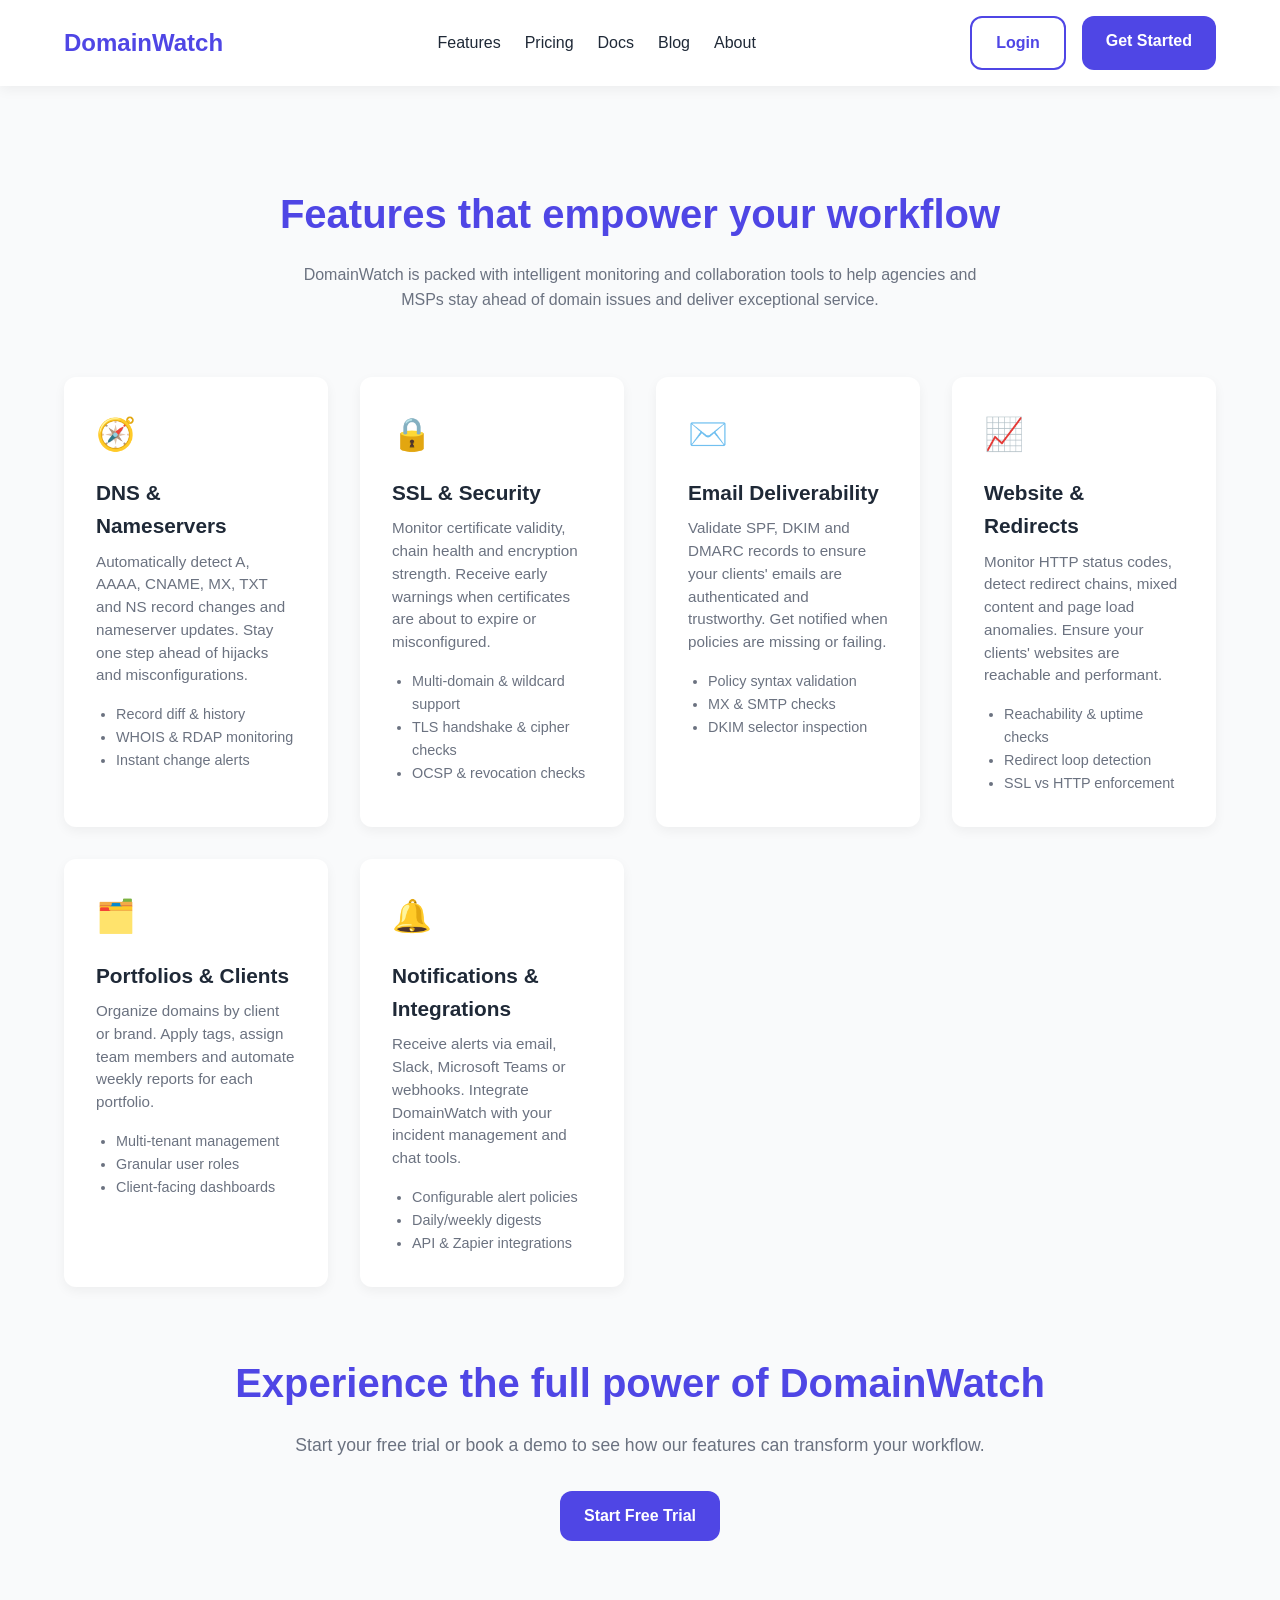
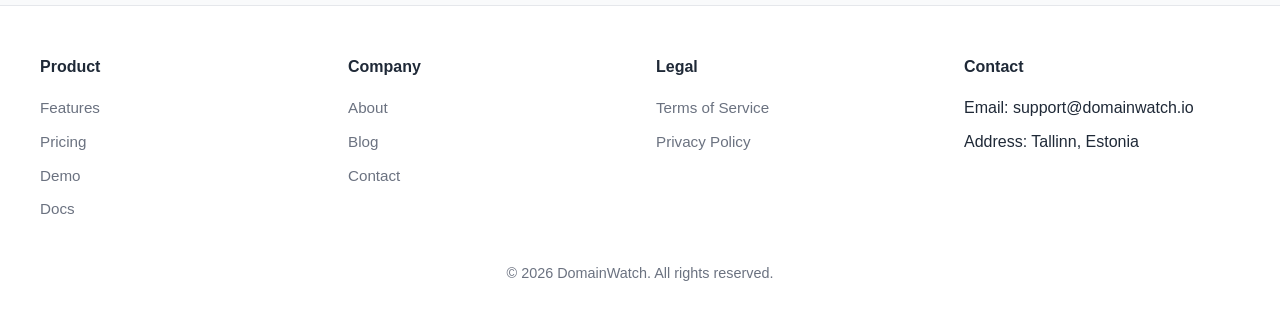
<file: features.html>
<!DOCTYPE html>
<html lang="en">
<head>
  <meta charset="UTF-8">
  <meta name="viewport" content="width=device-width, initial-scale=1, maximum-scale=1, user-scalable=no">
  <title>Features – DomainWatch</title>
  <link rel="stylesheet" href="css/style.css">
</head>
<body>
  <header>
    <div class="navbar container">
      <div class="logo"><a href="index.html">DomainWatch</a></div>
      <nav>
        <ul>
          <li><a href="features.html">Features</a></li>
          <li><a href="pricing.html">Pricing</a></li>
          <li><a href="docs.html">Docs</a></li>
          <li><a href="blog.html">Blog</a></li>
          <li><a href="about.html">About</a></li>
        </ul>
      </nav>
      <div class="actions">
        <a href="#" class="btn btn-secondary">Login</a>
        <a href="contact.html" class="btn btn-primary">Get Started</a>
      </div>
      <div class="menu-toggle">&#9776;</div>
    </div>
  </header>

  <!-- Features Hero -->
  <section class="features-hero hero" style="background: var(--hero-bg);"; padding: 5rem 1.5rem;">
    <div class="container">
      <h1 class="reveal" style="font-size:2.5rem; color: var(--primary-color); text-align:center; margin-bottom:1rem;">Features that empower your workflow</h1>
      <p class="reveal" style="max-width:700px; margin:0 auto; color: var(--muted-color); text-align:center;">DomainWatch is packed with intelligent monitoring and collaboration tools to help agencies and MSPs stay ahead of domain issues and deliver exceptional service.</p>
    </div>
  </section>

  <!-- Feature Categories -->
  <section class="features-detail">
    <div class="container">
      <div class="features-grid">
        <div class="feature-card reveal">
          <div class="icon">🧭</div>
          <h3>DNS &amp; Nameservers</h3>
          <p>Automatically detect A, AAAA, CNAME, MX, TXT and NS record changes and nameserver updates. Stay one step ahead of hijacks and misconfigurations.</p>
          <ul style="margin-top:1rem; list-style:disc; padding-left:1.25rem; color:var(--muted-color); font-size:0.9rem;">
            <li>Record diff & history</li>
            <li>WHOIS &amp; RDAP monitoring</li>
            <li>Instant change alerts</li>
          </ul>
        </div>
        <div class="feature-card reveal">
          <div class="icon">🔒</div>
          <h3>SSL &amp; Security</h3>
          <p>Monitor certificate validity, chain health and encryption strength. Receive early warnings when certificates are about to expire or misconfigured.</p>
          <ul style="margin-top:1rem; list-style:disc; padding-left:1.25rem; color:var(--muted-color); font-size:0.9rem;">
            <li>Multi-domain &amp; wildcard support</li>
            <li>TLS handshake &amp; cipher checks</li>
            <li>OCSP &amp; revocation checks</li>
          </ul>
        </div>
        <div class="feature-card reveal">
          <div class="icon">✉️</div>
          <h3>Email Deliverability</h3>
          <p>Validate SPF, DKIM and DMARC records to ensure your clients' emails are authenticated and trustworthy. Get notified when policies are missing or failing.</p>
          <ul style="margin-top:1rem; list-style:disc; padding-left:1.25rem; color:var(--muted-color); font-size:0.9rem;">
            <li>Policy syntax validation</li>
            <li>MX &amp; SMTP checks</li>
            <li>DKIM selector inspection</li>
          </ul>
        </div>
        <div class="feature-card reveal">
          <div class="icon">📈</div>
          <h3>Website &amp; Redirects</h3>
          <p>Monitor HTTP status codes, detect redirect chains, mixed content and page load anomalies. Ensure your clients' websites are reachable and performant.</p>
          <ul style="margin-top:1rem; list-style:disc; padding-left:1.25rem; color:var(--muted-color); font-size:0.9rem;">
            <li>Reachability &amp; uptime checks</li>
            <li>Redirect loop detection</li>
            <li>SSL vs HTTP enforcement</li>
          </ul>
        </div>
        <div class="feature-card reveal">
          <div class="icon">🗂️</div>
          <h3>Portfolios &amp; Clients</h3>
          <p>Organize domains by client or brand. Apply tags, assign team members and automate weekly reports for each portfolio.</p>
          <ul style="margin-top:1rem; list-style:disc; padding-left:1.25rem; color:var(--muted-color); font-size:0.9rem;">
            <li>Multi-tenant management</li>
            <li>Granular user roles</li>
            <li>Client-facing dashboards</li>
          </ul>
        </div>
        <div class="feature-card reveal">
          <div class="icon">🔔</div>
          <h3>Notifications &amp; Integrations</h3>
          <p>Receive alerts via email, Slack, Microsoft Teams or webhooks. Integrate DomainWatch with your incident management and chat tools.</p>
          <ul style="margin-top:1rem; list-style:disc; padding-left:1.25rem; color:var(--muted-color); font-size:0.9rem;">
            <li>Configurable alert policies</li>
            <li>Daily/weekly digests</li>
            <li>API &amp; Zapier integrations</li>
          </ul>
        </div>
      </div>
    </div>
  </section>

  <!-- Feature CTA -->
  <section class="final-cta" style="background: var(--cta-bg);">
    <h2>Experience the full power of DomainWatch</h2>
    <p>Start your free trial or book a demo to see how our features can transform your workflow.</p>
    <a href="contact.html" class="btn btn-primary">Start Free Trial</a>
  </section>

  <!-- Footer -->
  <footer>
    <div class="footer-grid">
      <div class="footer-col">
        <h4>Product</h4>
        <ul>
          <li><a href="features.html">Features</a></li>
          <li><a href="pricing.html">Pricing</a></li>
          <li><a href="dashboard.html">Demo</a></li>
          <li><a href="docs.html">Docs</a></li>
        </ul>
      </div>
      <div class="footer-col">
        <h4>Company</h4>
        <ul>
          <li><a href="about.html">About</a></li>
          <li><a href="blog.html">Blog</a></li>
          <li><a href="contact.html">Contact</a></li>
        </ul>
      </div>
      <div class="footer-col">
        <h4>Legal</h4>
        <ul>
          <li><a href="#">Terms of Service</a></li>
          <li><a href="#">Privacy Policy</a></li>
        </ul>
      </div>
      <div class="footer-col">
        <h4>Contact</h4>
        <ul>
          <li>Email: support@domainwatch.io</li>
          <li>Address: Tallinn, Estonia</li>
        </ul>
      </div>
    </div>
    <div class="footer-bottom">&copy; 2026 DomainWatch. All rights reserved.</div>
  </footer>

  <script src="js/main.js"></script>
</body>
</html>
</file>
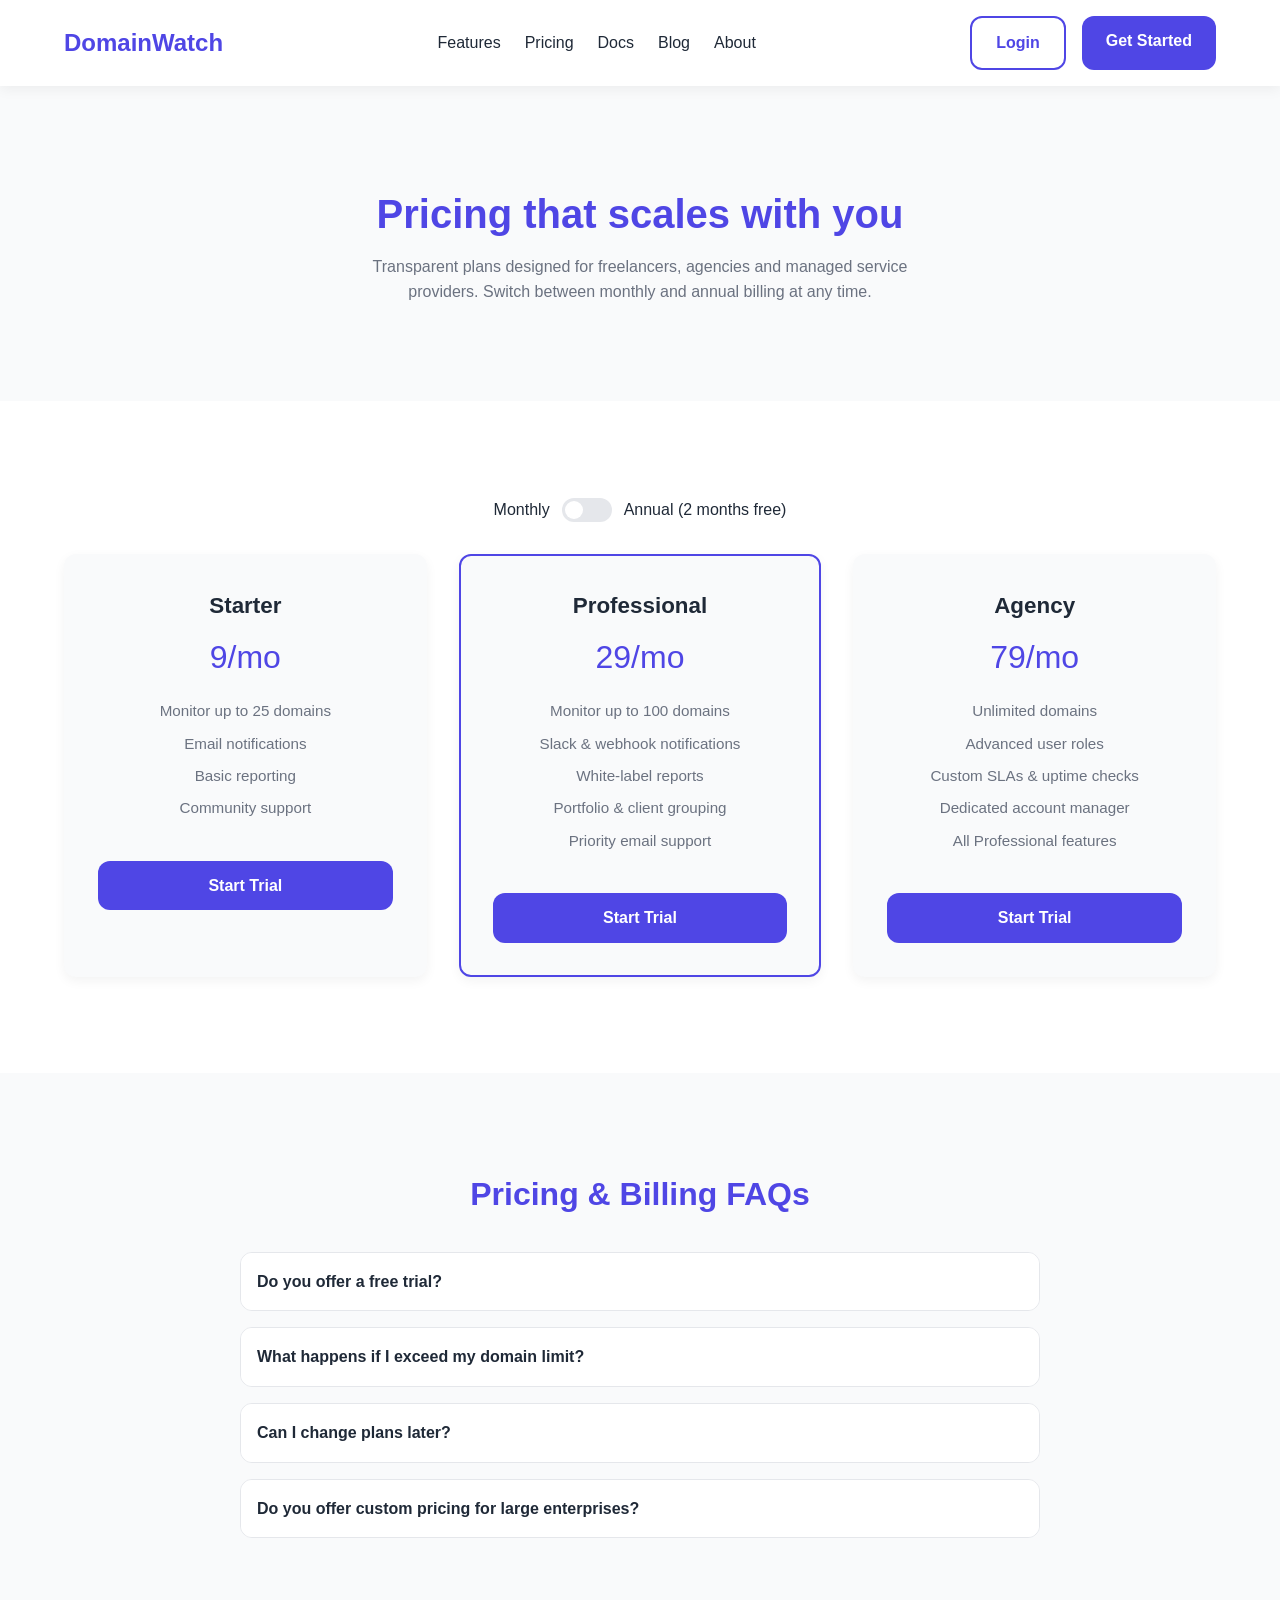
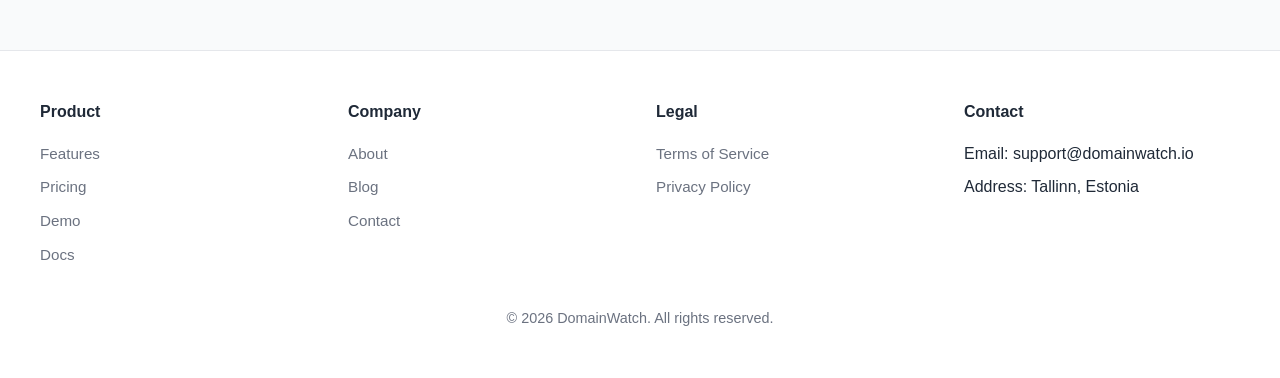
<file: pricing.html>
<!DOCTYPE html>
<html lang="en">
<head>
  <meta charset="UTF-8">
  <meta name="viewport" content="width=device-width, initial-scale=1.0">
  <title>Pricing – DomainWatch</title>
  <link rel="stylesheet" href="css/style.css">
</head>
<body>
  <header>
    <div class="navbar container">
      <div class="logo"><a href="index.html">DomainWatch</a></div>
      <nav>
        <ul>
          <li><a href="features.html">Features</a></li>
          <li><a href="pricing.html">Pricing</a></li>
          <li><a href="docs.html">Docs</a></li>
          <li><a href="blog.html">Blog</a></li>
          <li><a href="about.html">About</a></li>
        </ul>
      </nav>
      <div class="actions">
        <a href="#" class="btn btn-secondary">Login</a>
        <a href="contact.html" class="btn btn-primary">Get Started</a>
      </div>
      <div class="menu-toggle">&#9776;</div>
    </div>
  </header>

  <!-- Pricing Hero -->
  <section class="hero" style="background: var(--hero-bg);"; padding: 4rem 1.5rem 3rem;">
    <div class="container text-center">
      <h1 class="reveal" style="color: var(--primary-color); font-size: 2.5rem;">Pricing that scales with you</h1>
      <p class="reveal" style="color: var(--muted-color); max-width: 600px; margin: 0.5rem auto 2rem;">Transparent plans designed for freelancers, agencies and managed service providers. Switch between monthly and annual billing at any time.</p>
    </div>
  </section>

  <!-- Billing Toggle -->
  <section class="pricing-preview">
    <div class="container">
      <div class="toggle reveal">
        <span>Monthly</span>
        <label class="switch">
          <input type="checkbox" id="billing-toggle">
          <span class="slider"></span>
        </label>
        <span>Annual (2 months free)</span>
      </div>
      <div class="pricing-cards">
        <div class="pricing-card reveal">
          <h3>Starter</h3>
          <div class="price"><span class="price-value" data-monthly="9" data-annual="90">9</span><span class="price-period">/mo</span></div>
          <ul>
            <li>Monitor up to 25 domains</li>
            <li>Email notifications</li>
            <li>Basic reporting</li>
            <li>Community support</li>
          </ul>
          <a href="contact.html" class="btn btn-primary">Start Trial</a>
        </div>
        <div class="pricing-card highlight reveal">
          <h3>Professional</h3>
          <div class="price"><span class="price-value" data-monthly="29" data-annual="290">29</span><span class="price-period">/mo</span></div>
          <ul>
            <li>Monitor up to 100 domains</li>
            <li>Slack &amp; webhook notifications</li>
            <li>White‑label reports</li>
            <li>Portfolio &amp; client grouping</li>
            <li>Priority email support</li>
          </ul>
          <a href="contact.html" class="btn btn-primary">Start Trial</a>
        </div>
        <div class="pricing-card reveal">
          <h3>Agency</h3>
          <div class="price"><span class="price-value" data-monthly="79" data-annual="790">79</span><span class="price-period">/mo</span></div>
          <ul>
            <li>Unlimited domains</li>
            <li>Advanced user roles</li>
            <li>Custom SLAs &amp; uptime checks</li>
            <li>Dedicated account manager</li>
            <li>All Professional features</li>
          </ul>
          <a href="contact.html" class="btn btn-primary">Start Trial</a>
        </div>
      </div>
    </div>
  </section>

  <!-- Pricing FAQ -->
  <section class="faq-section">
    <h2 class="reveal">Pricing &amp; Billing FAQs</h2>
    <div class="faq-container">
      <div class="faq-item">
        <div class="faq-question">Do you offer a free trial?</div>
        <div class="faq-answer">Yes. All plans include a 14‑day free trial with no credit card required. You can cancel anytime during the trial.</div>
      </div>
      <div class="faq-item">
        <div class="faq-question">What happens if I exceed my domain limit?</div>
        <div class="faq-answer">We’ll send you a notification before you exceed your limit. You can upgrade your plan or remove unused domains.</div>
      </div>
      <div class="faq-item">
        <div class="faq-question">Can I change plans later?</div>
        <div class="faq-answer">Absolutely. You can upgrade or downgrade at any time. When downgrading, the change will take effect at the end of your current billing cycle.</div>
      </div>
      <div class="faq-item">
        <div class="faq-question">Do you offer custom pricing for large enterprises?</div>
        <div class="faq-answer">Yes. Please contact our sales team and we will prepare a custom plan tailored to your specific requirements.</div>
      </div>
    </div>
  </section>

  <!-- Footer -->
  <footer>
    <div class="footer-grid">
      <div class="footer-col">
        <h4>Product</h4>
        <ul>
          <li><a href="features.html">Features</a></li>
          <li><a href="pricing.html">Pricing</a></li>
          <li><a href="dashboard.html">Demo</a></li>
          <li><a href="docs.html">Docs</a></li>
        </ul>
      </div>
      <div class="footer-col">
        <h4>Company</h4>
        <ul>
          <li><a href="about.html">About</a></li>
          <li><a href="blog.html">Blog</a></li>
          <li><a href="contact.html">Contact</a></li>
        </ul>
      </div>
      <div class="footer-col">
        <h4>Legal</h4>
        <ul>
          <li><a href="#">Terms of Service</a></li>
          <li><a href="#">Privacy Policy</a></li>
        </ul>
      </div>
      <div class="footer-col">
        <h4>Contact</h4>
        <ul>
          <li>Email: support@domainwatch.io</li>
          <li>Address: Tallinn, Estonia</li>
        </ul>
      </div>
    </div>
    <div class="footer-bottom">&copy; 2026 DomainWatch. All rights reserved.</div>
  </footer>

  <script src="js/main.js"></script>
</body>
</html>
</file>
<file: css/style.css>
/*
 * DomainWatch – A premium domain monitoring SaaS
 * Global styles and component definitions
 */

/* Reset */
*, *::before, *::after {
  box-sizing: border-box;
  margin: 0;
  padding: 0;
}

html {
  scroll-behavior: smooth;
}

body {
  font-family: 'Segoe UI', Tahoma, Geneva, Verdana, sans-serif;
  line-height: 1.6;
  background-color: var(--bg-color);
  color: var(--text-color);
  overflow-x: hidden;
}

/* Variables */
:root {
  --primary-color: #4f46e5; /* deep indigo */
  --secondary-color: #6366f1; /* lighter purple */
  --accent-color: #f59e0b; /* amber accent */
  --bg-color: #f9fafb;
  --surface-color: #ffffff;
  --text-color: #1f2937;
  --muted-color: #6b7280;
  --border-color: #e5e7eb;
  --border-radius: 0.75rem;
  --shadow: 0 4px 12px rgba(0, 0, 0, 0.05);
  --transition: 0.3s ease;
  --max-width: 1200px;
  --section-padding: 6rem 1.5rem;
  --gap: 2rem;
}

img, video {
  max-width: 100%;
  height: auto;
}

/* Utility classes */
.container {
  max-width: var(--max-width);
  margin: 0 auto;
  padding: 0 1.5rem;
}

.section {
  padding: var(--section-padding);
}

.text-center {
  text-align: center;
}

.btn {
  display: inline-block;
  padding: 0.75rem 1.5rem;
  border-radius: var(--border-radius);
  text-decoration: none;
  font-weight: 600;
  transition: background-color var(--transition), color var(--transition), transform var(--transition);
}

.btn-primary {
  background-color: var(--primary-color);
  color: #fff;
}

.btn-primary:hover {
  background-color: var(--secondary-color);
  transform: translateY(-2px);
}

.btn-secondary {
  background-color: transparent;
  color: var(--primary-color);
  border: 2px solid var(--primary-color);
}

.btn-secondary:hover {
  background-color: var(--primary-color);
  color: #fff;
}

/* Header & Navigation */
header {
  background-color: var(--surface-color);
  box-shadow: var(--shadow);
  position: sticky;
  top: 0;
  width: 100%;
  z-index: 1000;
}

.navbar {
  display: flex;
  justify-content: space-between;
  align-items: center;
  padding: 1rem 1.5rem;
}

.navbar .logo a {
  font-size: 1.5rem;
  font-weight: 700;
  color: var(--primary-color);
  text-decoration: none;
}

.navbar nav ul {
  display: flex;
  gap: 1.5rem;
}

.navbar nav ul li {
  list-style: none;
}

.navbar nav ul a {
  color: var(--text-color);
  text-decoration: none;
  font-weight: 500;
  transition: color var(--transition);
}

.navbar nav ul a:hover {
  color: var(--primary-color);
}

.navbar .actions {
  display: flex;
  gap: 1rem;
}

.navbar .menu-toggle {
  display: none;
  font-size: 1.5rem;
  cursor: pointer;
  color: var(--primary-color);
}

/* Hero Section */
.hero {
  display: grid;
  grid-template-columns: repeat(auto-fit, minmax(320px, 1fr));
  align-items: center;
  gap: var(--gap);
  padding: 6rem 1.5rem 4rem;
  background: linear-gradient(135deg, #eef2ff 0%, #fdfdfe 100%);
}
.hero-inner {
  width: 100%;
  max-width: 1200px;
  display: grid;
  grid-template-columns: repeat(auto-fit, minmax(320px, 1fr));
  align-items: center;
  gap: 3rem;
}
.hero-content {
  max-width: 520px;
}

.hero-mockup {
  max-width: 520px;
}

.hero-content h1 {
  font-size: clamp(2rem, 5vw, 3rem);
  line-height: 1.2;
  margin-bottom: 1rem;
  color: var(--primary-color);
  font-weight: 700;
}

.hero-content p {
  font-size: 1.1rem;
  margin-bottom: 2rem;
  color: var(--muted-color);
  max-width: 480px;
}

.hero-cta {
  display: flex;
  gap: 1rem;
  flex-wrap: wrap;
}

.hero-mockup {
  background-color: var(--surface-color);
  border-radius: var(--border-radius);
  box-shadow: var(--shadow);
  padding: 1.5rem;
  overflow: hidden;
}

.mockup-header {
  display: flex;
  justify-content: space-between;
  align-items: center;
  margin-bottom: 1rem;
  font-size: 0.9rem;
  color: var(--muted-color);
}

.mockup-table {
  width: 100%;
  border-collapse: collapse;
}

.mockup-table th, .mockup-table td {
  padding: 0.5rem;
  text-align: left;
  border-bottom: 1px solid var(--border-color);
  font-size: 0.9rem;
}

.mockup-table th {
  color: var(--muted-color);
  font-weight: 600;
}

.status-badge {
  display: inline-block;
  width: 0.75rem;
  height: 0.75rem;
  border-radius: 50%;
  margin-right: 0.5rem;
}

.status-ok { background-color: #22c55e; }
.status-warn { background-color: #f97316; }
.status-error { background-color: #ef4444; }

/* Trust strip */
.trust-strip {
  background-color: var(--surface-color);
  padding: 1rem 0;
  border-top: 1px solid var(--border-color);
  border-bottom: 1px solid var(--border-color);
}

.trust-strip .logos {
  display: flex;
  justify-content: center;
  align-items: center;
  gap: 2rem;
  flex-wrap: wrap;
}

.trust-strip .logos span {
  color: var(--muted-color);
  font-size: 0.9rem;
  font-weight: 600;
  text-transform: uppercase;
}

/* Features grid */
.features {
  padding: var(--section-padding);
  background-color: var(--bg-color);
}

.features h2 {
  font-size: 2rem;
  margin-bottom: 2rem;
  color: var(--primary-color);
}

.features-grid {
  display: grid;
  grid-template-columns: repeat(auto-fit, minmax(260px, 1fr));
  gap: var(--gap);
}

.feature-card {
  background-color: var(--surface-color);
  border-radius: var(--border-radius);
  box-shadow: var(--shadow);
  padding: 2rem;
  transition: transform var(--transition), box-shadow var(--transition);
}

.feature-card:hover {
  transform: translateY(-4px);
  box-shadow: 0 8px 20px rgba(0, 0, 0, 0.07);
}

.feature-card .icon {
  font-size: 2rem;
  color: var(--primary-color);
  margin-bottom: 1rem;
}

.feature-card h3 {
  margin-bottom: 0.5rem;
  color: var(--text-color);
  font-size: 1.3rem;
  font-weight: 600;
}

.feature-card p {
  color: var(--muted-color);
  font-size: 0.95rem;
  line-height: 1.5;
}

/* Showcase */
.showcase {
  display: grid;
  grid-template-columns: repeat(auto-fit, minmax(280px, 1fr));
  align-items: center;
  gap: var(--gap);
  padding: var(--section-padding);
  background-color: var(--surface-color);
}

.showcase-img {
  background-color: var(--bg-color);
  border-radius: var(--border-radius);
  box-shadow: var(--shadow);
  padding: 2rem;
}

.large-mockup {
  display: grid;
  gap: 0.5rem;
}

.large-card {
  background-color: var(--surface-color);
  border-radius: var(--border-radius);
  border: 1px solid var(--border-color);
  padding: 1rem;
  font-size: 0.9rem;
  color: var(--muted-color);
}

.showcase-content h2 {
  font-size: 2rem;
  margin-bottom: 1rem;
  color: var(--primary-color);
}

.showcase-content p {
  font-size: 1rem;
  color: var(--muted-color);
  margin-bottom: 1.5rem;
  max-width: 500px;
}

.showcase-content ul {
  list-style: none;
  margin-bottom: 1.5rem;
}

.showcase-content ul li {
  margin-bottom: 0.75rem;
  display: flex;
  align-items: center;
  font-size: 0.95rem;
  color: var(--muted-color);
}

.showcase-content ul li::before {
  content: '';
  display: inline-block;
  width: 0.5rem;
  height: 0.5rem;
  background-color: var(--primary-color);
  border-radius: 50%;
  margin-right: 0.75rem;
}

/* Agency section */
.agency {
  padding: var(--section-padding);
  background-color: var(--bg-color);
}

.agency h2 {
  text-align: center;
  font-size: 2rem;
  margin-bottom: 2rem;
  color: var(--primary-color);
}

.agency .cards {
  display: grid;
  grid-template-columns: repeat(auto-fit, minmax(260px, 1fr));
  gap: var(--gap);
}

.agency-card {
  background-color: var(--surface-color);
  padding: 2rem;
  border-radius: var(--border-radius);
  box-shadow: var(--shadow);
}

.agency-card h3 {
  margin-bottom: 0.5rem;
  font-size: 1.2rem;
  color: var(--text-color);
}

.agency-card p {
  color: var(--muted-color);
  font-size: 0.95rem;
}

/* Timeline section */
.timeline {
  padding: var(--section-padding);
  background-color: var(--surface-color);
}

.timeline h2 {
  text-align: center;
  font-size: 2rem;
  margin-bottom: 2rem;
  color: var(--primary-color);
}

.timeline-list {
  position: relative;
  max-width: 800px;
  margin: 0 auto;
}

.timeline-item {
  padding-left: 2.5rem;
  margin-bottom: 2rem;
  position: relative;
}

.timeline-item::before {
  content: '';
  position: absolute;
  left: 0;
  top: 0.5rem;
  width: 1rem;
  height: 1rem;
  border-radius: 50%;
  background-color: var(--primary-color);
}

.timeline-item::after {
  content: '';
  position: absolute;
  left: 0.45rem;
  top: 1.5rem;
  width: 0.1rem;
  height: calc(100% - 1.5rem);
  background-color: var(--border-color);
}

.timeline-item:last-child::after {
  display: none;
}

.timeline-item .timestamp {
  font-size: 0.85rem;
  color: var(--muted-color);
  margin-bottom: 0.25rem;
}

.timeline-item h3 {
  font-size: 1rem;
  margin-bottom: 0.25rem;
  color: var(--text-color);
}

.timeline-item p {
  font-size: 0.9rem;
  color: var(--muted-color);
}

/* Reporting section */
.reporting {
  padding: var(--section-padding);
  background-color: var(--bg-color);
}

.reporting h2 {
  text-align: center;
  font-size: 2rem;
  margin-bottom: 1.5rem;
  color: var(--primary-color);
}

.report-grid {
  display: grid;
  grid-template-columns: repeat(auto-fit, minmax(260px, 1fr));
  gap: var(--gap);
}

.report-card {
  background-color: var(--surface-color);
  border-radius: var(--border-radius);
  box-shadow: var(--shadow);
  padding: 2rem;
}

.report-card h3 {
  margin-bottom: 0.5rem;
  color: var(--text-color);
}

.report-card p {
  font-size: 0.95rem;
  color: var(--muted-color);
}

.report-card .report-visual {
  margin-top: 1rem;
  background-color: var(--bg-color);
  border: 1px solid var(--border-color);
  border-radius: var(--border-radius);
  height: 150px;
}

/* Pricing preview section */
.pricing-preview {
  padding: var(--section-padding);
  background-color: var(--surface-color);
}

.pricing-preview h2 {
  text-align: center;
  font-size: 2rem;
  margin-bottom: 2rem;
  color: var(--primary-color);
}

.pricing-cards {
  display: grid;
  grid-template-columns: repeat(auto-fit, minmax(260px, 1fr));
  gap: var(--gap);
  justify-content: center;
}

.pricing-card {
  background-color: var(--bg-color);
  border-radius: var(--border-radius);
  box-shadow: var(--shadow);
  padding: 2rem;
  text-align: center;
  border: 2px solid transparent;
  transition: transform var(--transition), border-color var(--transition), box-shadow var(--transition);
}

.pricing-card.highlight {
  border-color: var(--primary-color);
}

.pricing-card:hover {
  transform: translateY(-4px);
  box-shadow: 0 10px 24px rgba(0, 0, 0, 0.06);
}

.pricing-card h3 {
  font-size: 1.4rem;
  margin-bottom: 0.5rem;
  color: var(--text-color);
}

.pricing-card .price {
  font-size: 2rem;
  margin-bottom: 1rem;
  color: var(--primary-color);
}

.pricing-card ul {
  list-style: none;
  margin-bottom: 1.5rem;
}

.pricing-card ul li {
  font-size: 0.95rem;
  color: var(--muted-color);
  margin-bottom: 0.5rem;
}

.pricing-card .btn {
  width: 100%;
  margin-top: 1rem;
}

/* FAQ section */
.faq-section {
  padding: var(--section-padding);
  background-color: var(--bg-color);
}

/* Reveal animations */
.reveal {
  opacity: 0;
  transform: translateY(30px);
  transition: opacity var(--transition), transform var(--transition);
}

.reveal.visible {
  opacity: 1;
  transform: none;
}

.faq-section h2 {
  text-align: center;
  font-size: 2rem;
  margin-bottom: 2rem;
  color: var(--primary-color);
}

.faq-container {
  max-width: 800px;
  margin: 0 auto;
}

.faq-item {
  margin-bottom: 1rem;
  border: 1px solid var(--border-color);
  border-radius: var(--border-radius);
  overflow: hidden;
}

.faq-question {
  background-color: var(--surface-color);
  padding: 1rem;
  cursor: pointer;
  font-weight: 600;
  color: var(--text-color);
  display: flex;
  justify-content: space-between;
  align-items: center;
}

.faq-answer {
  display: none;
  padding: 1rem;
  background-color: var(--surface-color);
  border-top: 1px solid var(--border-color);
  color: var(--muted-color);
}

.faq-item.active .faq-answer {
  display: block;
}

/* Final CTA */
.final-cta {
  padding: 4rem 1.5rem;
  background: linear-gradient(135deg, #fdfcfb 0%, #f5f7fa 100%);
  text-align: center;
}

.final-cta h2 {
  font-size: 2.5rem;
  margin-bottom: 1rem;
  color: var(--primary-color);
}

.final-cta p {
  font-size: 1.1rem;
  margin-bottom: 2rem;
  color: var(--muted-color);
}

/* Footer */
footer {
  background-color: var(--surface-color);
  padding: 3rem 1.5rem;
  border-top: 1px solid var(--border-color);
}

.footer-grid {
  max-width: var(--max-width);
  margin: 0 auto;
  display: grid;
  grid-template-columns: repeat(auto-fit, minmax(220px, 1fr));
  gap: var(--gap);
}

.footer-col h4 {
  margin-bottom: 1rem;
  color: var(--text-color);
}

.footer-col ul {
  list-style: none;
}

.footer-col ul li {
  margin-bottom: 0.5rem;
}

.footer-col ul a {
  color: var(--muted-color);
  text-decoration: none;
  font-size: 0.95rem;
  transition: color var(--transition);
}

.footer-col ul a:hover {
  color: var(--primary-color);
}

.footer-bottom {
  text-align: center;
  margin-top: 2rem;
  color: var(--muted-color);
  font-size: 0.9rem;
}

/* Pricing toggle switch */
.toggle {
  text-align: center;
  margin-bottom: 2rem;
  display: flex;
  align-items: center;
  justify-content: center;
  gap: 0.75rem;
  flex-wrap: wrap;
}

.switch {
  position: relative;
  display: inline-block;
  width: 50px;
  height: 24px;
}

.switch input {
  display: none;
}

.slider {
  position: absolute;
  cursor: pointer;
  top: 0;
  left: 0;
  right: 0;
  bottom: 0;
  background-color: var(--border-color);
  border-radius: 34px;
  transition: background-color var(--transition);
}

.slider::before {
  position: absolute;
  content: '';
  height: 18px;
  width: 18px;
  left: 3px;
  bottom: 3px;
  background-color: #fff;
  border-radius: 50%;
  transition: transform var(--transition);
}

.switch input:checked + .slider {
  background-color: var(--primary-color);
}

.switch input:checked + .slider::before {
  transform: translateX(26px);
}

/* Docs search */
.docs-search input {
  width: 100%;
  max-width: 500px;
  padding: 0.75rem 1rem;
  border: 1px solid var(--border-color);
  border-radius: var(--border-radius);
  font-size: 1rem;
  margin-top: 1rem;
}

/* Forms (Contact) */
.contact-form {
  max-width: 600px;
  margin: 0 auto;
}

.form-group {
  margin-bottom: 1rem;
}

.form-group label {
  display: block;
  margin-bottom: 0.25rem;
  color: var(--text-color);
  font-weight: 600;
}

.form-group input,
.form-group textarea,
.form-group select {
  width: 100%;
  padding: 0.75rem;
  border: 1px solid var(--border-color);
  border-radius: var(--border-radius);
  font-size: 1rem;
  background-color: var(--surface-color);
  color: var(--text-color);
}

.form-group textarea {
  height: 150px;
}

/* Dashboard */
.dashboard {
  padding: var(--section-padding);
}

.dashboard-top {
  display: flex;
  justify-content: space-between;
  align-items: center;
  margin-bottom: 2rem;
  flex-wrap: wrap;
  gap: 1rem;
}

.dashboard-filter {
  display: flex;
  gap: 1rem;
  flex-wrap: wrap;
}

.dashboard-filter select {
  padding: 0.5rem 1rem;
  border: 1px solid var(--border-color);
  border-radius: var(--border-radius);
  font-size: 0.95rem;
  background-color: var(--surface-color);
  color: var(--text-color);
}

.dashboard-grid {
  display: grid;
  grid-template-columns: repeat(auto-fit, minmax(260px, 1fr));
  gap: var(--gap);
}

.domain-card {
  background-color: var(--surface-color);
  border-radius: var(--border-radius);
  box-shadow: var(--shadow);
  padding: 1.5rem;
}

.domain-card h4 {
  margin-bottom: 0.5rem;
  color: var(--text-color);
  font-size: 1.1rem;
  font-weight: 600;
}

.domain-card .health {
  display: flex;
  gap: 0.5rem;
  flex-wrap: wrap;
  margin-bottom: 0.75rem;
}

.domain-card .health span {
  background-color: var(--bg-color);
  padding: 0.25rem 0.5rem;
  border-radius: 0.5rem;
  font-size: 0.8rem;
  border: 1px solid var(--border-color);
}

.domain-card .health .ok {
  color: #22c55e;
  border-color: #22c55e33;
}

.domain-card .health .warn {
  color: #f97316;
  border-color: #f9731633;
}

.domain-card .health .error {
  color: #ef4444;
  border-color: #ef444433;
}

.domain-card p {
  font-size: 0.9rem;
  color: var(--muted-color);
  margin-bottom: 0.5rem;
}

.domain-card .actions {
  display: flex;
  gap: 0.5rem;
}

/* Responsive nav */
@media (max-width: 768px) {

  .navbar nav {
    position: fixed;
    top: 70px;
    right: 0;
    transform: translateX(100%);
    width: 70%;
    height: calc(100% - 70px);
    background-color: var(--surface-color);
    box-shadow: var(--shadow);
    padding: 2rem 1.5rem;
    display: flex;
    flex-direction: column;
    gap: 1.5rem;
    transition: transform var(--transition);
  }

  .navbar nav.active {
    transform: translateX(0);
  }

  .navbar .menu-toggle {
    display: block;
  }

  .navbar nav ul {
    flex-direction: column;
  }

  .navbar .actions {
    display: none;
  }

}

@media (max-width: 600px) {
  .hero {
    text-align: center;
    padding: 6rem 1.5rem 4rem;
  }
  .hero-mockup {
    margin-top: 2rem;
  }
  .showcase-img {
    order: 2;
  }
  .showcase-content {
    order: 1;
  }
}
/* ================================
   System Dark Mode
   ================================ */

@media (prefers-color-scheme: dark) {

  :root {

    /* main surfaces */
    --bg-color: #0b1020;
    --surface-color: #11182b;
    --border-color: #23304a;

    /* text */
    --text-color: #e7ecf7;
    --muted-color: #94a3b8;

    /* brand slightly brighter for dark surfaces */
    --primary-color: #8b82ff;
    --secondary-color: #a29bff;

    /* shadows adjusted for dark */
    --shadow: 0 10px 30px rgba(0,0,0,0.35);

  }

  /* hero gradient */
.hero {
background:
radial-gradient(circle at 20% 30%, rgba(139,130,255,.25), transparent 45%),
radial-gradient(circle at 80% 20%, rgba(255,200,80,.12), transparent 40%),
linear-gradient(180deg,#0b1020 0%,#0f1729 60%,#0b1020 100%);
}

  /* cards / panels */
  .feature-card,
  .agency-card,
  .pricing-card,
  .report-card,
  .domain-card,
  .hero-mockup,
  .showcase-img,
  .large-card {
    background: #11182b;
    border: 1px solid #23304a;
  }

  /* navbar */
  header {
    background: rgba(17,24,43,.85);
    backdrop-filter: blur(10px);
    border-bottom: 1px solid #23304a;
  }

  /* inputs */
  input,
  textarea,
  select {
    background: #0f1729;
    border: 1px solid #23304a;
    color: #e7ecf7;
  }

  /* table borders */
  .mockup-table th,
  .mockup-table td {
    border-bottom: 1px solid #23304a;
  }

}

/* ================================
   Dark Mode Visual Enhancements
   ================================ */

@media (prefers-color-scheme: dark) {

  /* improve card depth */
  .feature-card,
  .agency-card,
  .pricing-card,
  .report-card,
  .domain-card {
    box-shadow: 0 10px 35px rgba(0,0,0,.45);
  }

  /* smoother hover elevation */
  .feature-card:hover,
  .pricing-card:hover,
  .agency-card:hover {
    transform: translateY(-4px);
    box-shadow: 0 20px 50px rgba(0,0,0,.6);
  }

  /* dashboard status chips */
  .domain-card .health span {
    background: #0f1729;
    border: 1px solid #2e3b55;
  }

  /* primary buttons glow slightly */
  .btn-primary {
    box-shadow: 0 8px 30px rgba(139,130,255,.35);
  }

  .btn-primary:hover {
    box-shadow: 0 12px 40px rgba(139,130,255,.45);
  }

  /* tables and mockups feel softer */
  .mockup-table th {
    color: #9fb0d0;
  }

  /* hero section slightly richer */
.hero { 
  background: radial-gradient(circle at 20% 20%,
  rgba(139,130,255,.18),
  transparent 40%), 
  radial-gradient(circle at 85% 10%, rgba(255,200,80,.12),transparent 35%),
  linear-gradient(135deg,#0b1020 0%,#0f1729 100%); 
  }
  

}


@media (max-width: 768px) {

  body {
    scroll-snap-type: y mandatory;
  }

  section {
    scroll-snap-align: start;
    min-height: 100vh;
  }

}
</file>
